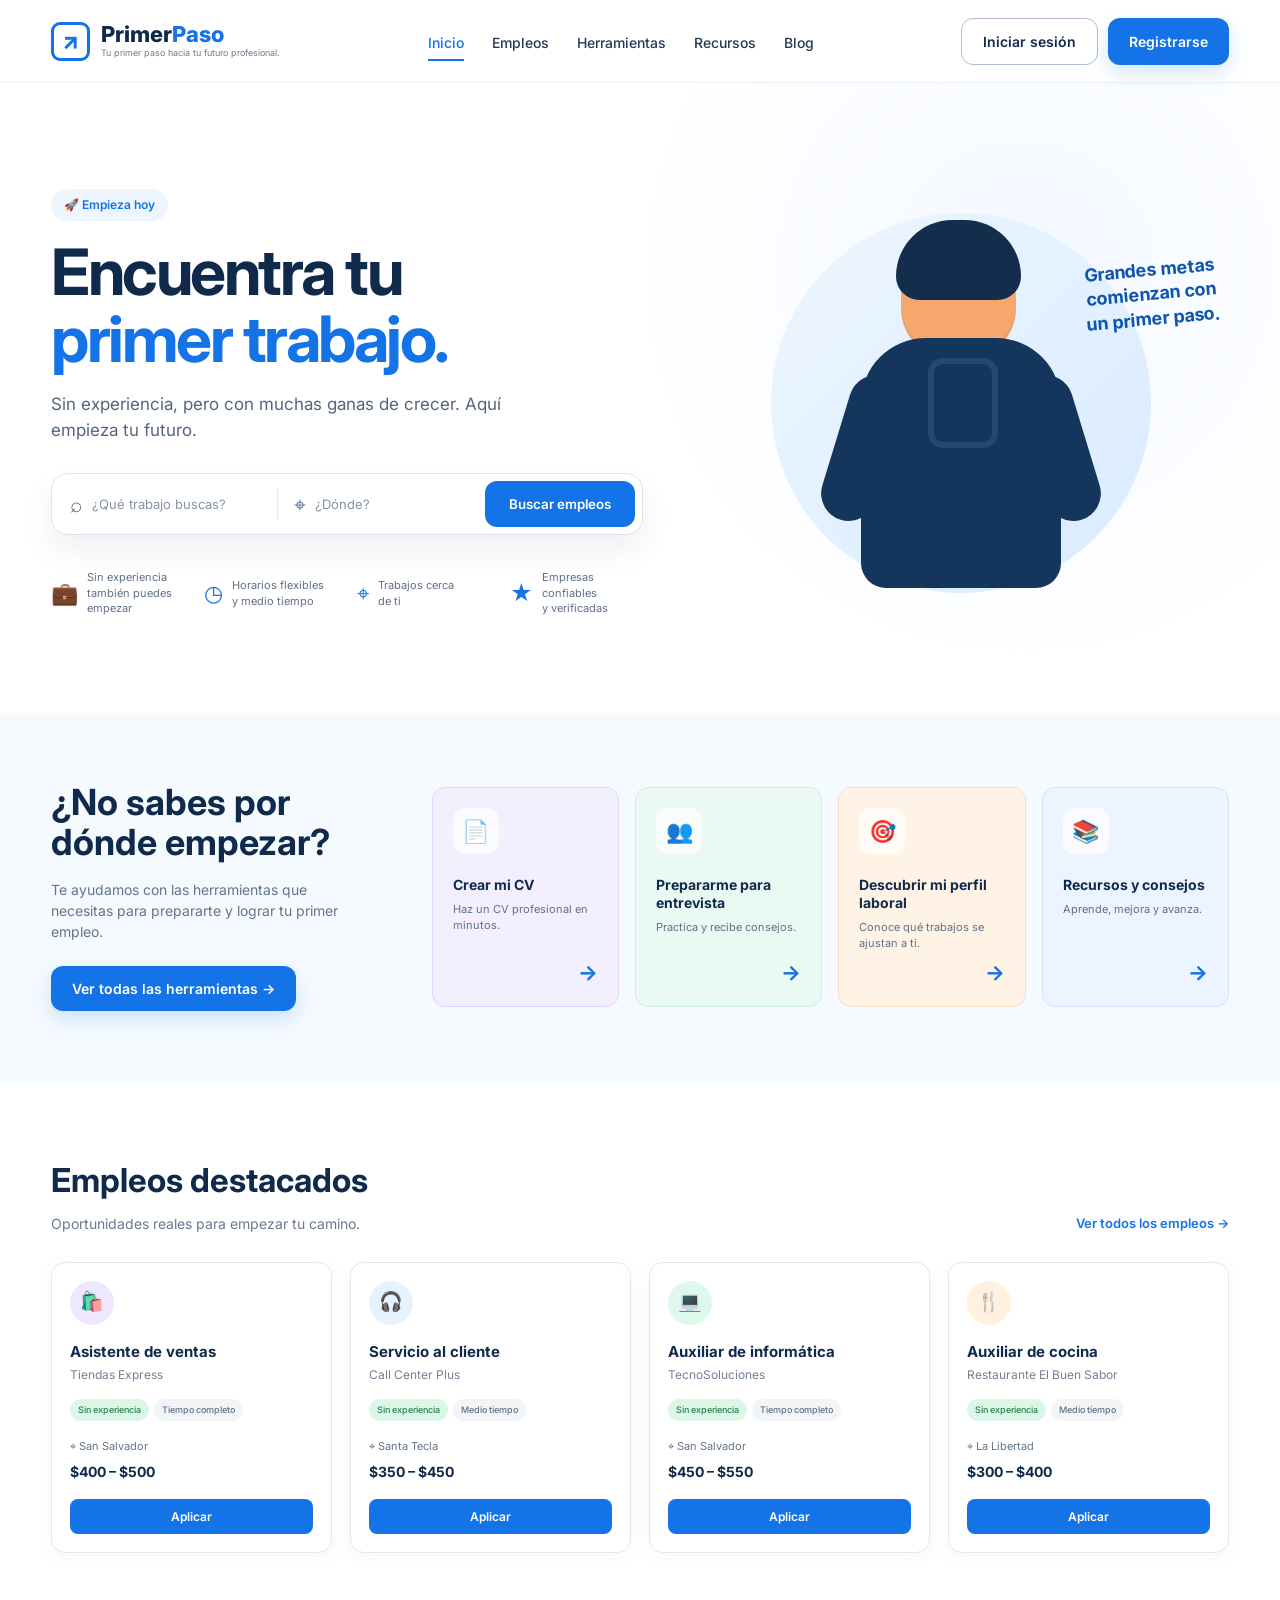
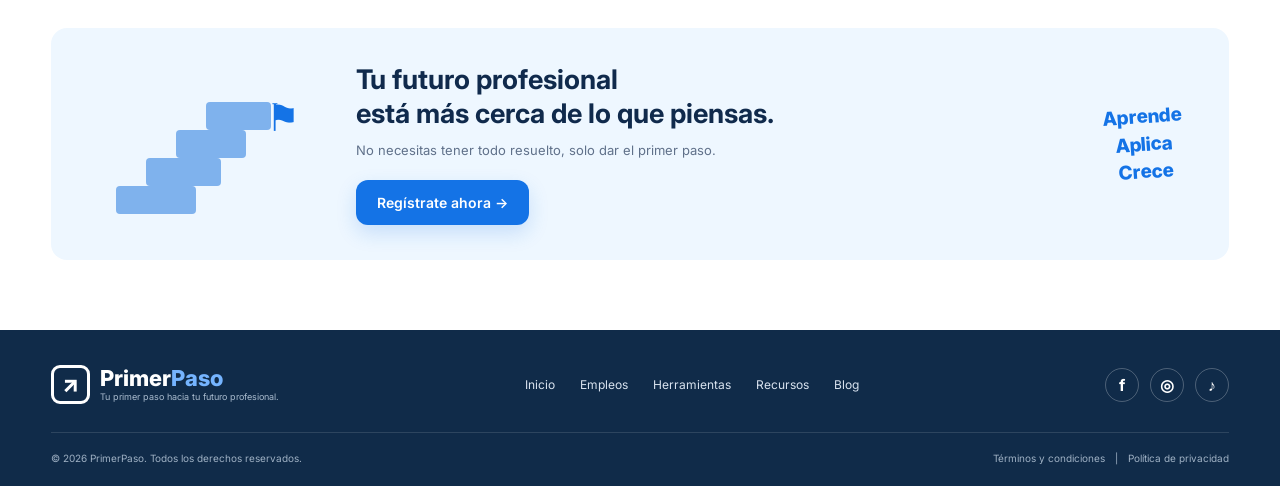
<file: index.html>
<!DOCTYPE html>
<html lang="es">
<head>
    <meta charset="UTF-8">
    <meta name="viewport" content="width=device-width, initial-scale=1.0">

    <title>PrimerPaso | Tu primer trabajo empieza aquí</title>

    <link rel="stylesheet" href="styles.css">

    <!-- Google Fonts -->
    <link rel="preconnect" href="https://fonts.googleapis.com">
    <link rel="preconnect" href="https://fonts.gstatic.com" crossorigin>
    <link href="https://fonts.googleapis.com/css2?family=Inter:wght@400;500;600;700;800&display=swap" rel="stylesheet">
</head>

<body>

    <!-- =========================
         NAVBAR
    ========================== -->
    <header class="navbar">
        <div class="container nav-content">

            <a href="index.html" class="logo">
                <div class="logo-icon">↗</div>

                <div class="logo-text">
                    <span>Primer<span>Paso</span></span>
                    <small>Tu primer paso hacia tu futuro profesional.</small>
                </div>
            </a>

            <nav class="nav-links">
    <a href="index.html" class="active">Inicio</a>
    <a href="empleos.html">Empleos</a>
    <a href="#herramientas">Herramientas</a>
    <a href="#recursos">Recursos</a>
    <a href="#" data-coming-soon="Blog">Blog</a>
</nav>

<div class="nav-buttons">
    <a
        href="auth.html?mode=login"
        class="btn btn-outline"
        data-auth-login
    >
        Iniciar sesión
    </a>

    <a
        href="auth.html?mode=register"
        class="btn btn-primary"
        data-auth-register
    >
        Registrarse
    </a>
</div>
    </header>


    <!-- =========================
         HERO
    ========================== -->
    <main>

        <section class="hero">
            <div class="container hero-content">

                <div class="hero-text">

                    <div class="hero-badge">
                        🚀 Empieza hoy
                    </div>

                    <h1>
                        Encuentra tu
                        <span>primer trabajo.</span>
                    </h1>

                    <p class="hero-description">
                        Sin experiencia, pero con muchas ganas de crecer.
                        Aquí empieza tu futuro.
                    </p>

                    <!-- SEARCH -->
                    <form class="search-box" id="homeSearchForm" action="empleos.html" method="get">

                        <div class="search-field">
                            <span class="search-icon">⌕</span>
                            <input
                                type="search" name="keyword" id="homeKeyword"
                                placeholder="¿Qué trabajo buscas?"
                            >
                        </div>

                        <div class="search-divider"></div>

                        <div class="search-field">
                            <span class="location-icon">⌖</span>
                            <input
                                type="search" name="location" id="homeLocation"
                                placeholder="¿Dónde?"
                            >
                        </div>

                        <button class="search-button" type="submit">
                            Buscar empleos
                        </button>

                    </form>

                    <!-- HERO FEATURES -->
                    <div class="hero-features">

                        <div class="hero-feature">
                            <span>💼</span>
                            <p>Sin experiencia<br>también puedes empezar</p>
                        </div>

                        <div class="hero-feature">
                            <span>◷</span>
                            <p>Horarios flexibles<br>y medio tiempo</p>
                        </div>

                        <div class="hero-feature">
                            <span>⌖</span>
                            <p>Trabajos cerca<br>de ti</p>
                        </div>

                        <div class="hero-feature">
                            <span>★</span>
                            <p>Empresas confiables<br>y verificadas</p>
                        </div>

                    </div>

                </div>


                <!-- HERO ILLUSTRATION -->
                <div class="hero-image">

                    <div class="hero-circle"></div>

                    <div class="person-card">

                        <div class="person-head"></div>

                        <div class="person-body">

                            <div class="person-arm left"></div>
                            <div class="person-arm right"></div>

                            <div class="backpack"></div>

                        </div>

                    </div>

                    <div class="floating-note">
                        Grandes metas
                        <br>
                        comienzan con
                        <br>
                        un primer paso.
                    </div>

                </div>

            </div>
        </section>


        <!-- =========================
             TOOLS
        ========================== -->
        <section class="tools-section" id="herramientas">

            <div class="container tools-content">

                <div class="tools-intro">

                    <h2>
                        ¿No sabes por
                        <br>
                        dónde empezar?
                    </h2>

                    <p>
                        Te ayudamos con las herramientas que necesitas
                        para prepararte y lograr tu primer empleo.
                    </p>

                    <a href="cv.html" class="btn btn-primary">
                        Ver todas las herramientas →
                    </a>

                </div>


                <div class="tools-grid">

                    <article class="tool-card purple" onclick="location.href='cv.html'" style="cursor:pointer">

                        <div class="tool-icon">📄</div>

                        <h3>Crear mi CV</h3>

                        <p>
                            Haz un CV profesional
                            en minutos.
                        </p>

                        <a href="cv.html" aria-label="Abrir herramienta">→</a>

                    </article>


                    <article class="tool-card green" onclick="location.href='entrevista.html'" style="cursor:pointer">

                        <div class="tool-icon">👥</div>

                        <h3>Prepararme para entrevista</h3>

                        <p>
                            Practica y recibe
                            consejos.
                        </p>

                        <a href="#">→</a>

                    </article>


                    <article class="tool-card orange" onclick="location.href='perfil.html'" style="cursor:pointer">

                        <div class="tool-icon">🎯</div>

                        <h3>Descubrir mi perfil laboral</h3>

                        <p>
                            Conoce qué trabajos
                            se ajustan a ti.
                        </p>

                        <a href="#">→</a>

                    </article>


                    <article class="tool-card blue" id="recursos" onclick="location.href='recursos.html'" style="cursor:pointer">

                        <div class="tool-icon">📚</div>

                        <h3>Recursos y consejos</h3>

                        <p>
                            Aprende, mejora
                            y avanza.
                        </p>

                        <a href="#">→</a>

                    </article>

                </div>

            </div>

        </section>


        <!-- =========================
             JOBS
        ========================== -->
        <section class="jobs-section" id="empleos">

            <div class="container">

                <div class="section-header">

                    <div>
                        <h2>Empleos destacados</h2>

                        <p>
                            Oportunidades reales para empezar tu camino.
                        </p>
                    </div>

                    <a href="empleos.html" class="view-all">
                        Ver todos los empleos →
                    </a>

                </div>


                <div class="jobs-grid">

                    <!-- JOB 1 -->
                    <article class="job-card">

                        <div class="job-icon purple-icon">
                            🛍️
                        </div>

                        <h3>Asistente de ventas</h3>

                        <p class="company">
                            Tiendas Express
                        </p>

                        <div class="tags">
                            <span class="tag green-tag">
                                Sin experiencia
                            </span>

                            <span class="tag">
                                Tiempo completo
                            </span>
                        </div>

                        <div class="job-info">
                            <span>⌖ San Salvador</span>
                        </div>

                        <strong class="salary">
                            $400 – $500
                        </strong>

                        <button class="apply-button">
                            Aplicar
                        </button>

                    </article>


                    <!-- JOB 2 -->
                    <article class="job-card">

                        <div class="job-icon blue-icon">
                            🎧
                        </div>

                        <h3>Servicio al cliente</h3>

                        <p class="company">
                            Call Center Plus
                        </p>

                        <div class="tags">
                            <span class="tag green-tag">
                                Sin experiencia
                            </span>

                            <span class="tag">
                                Medio tiempo
                            </span>
                        </div>

                        <div class="job-info">
                            <span>⌖ Santa Tecla</span>
                        </div>

                        <strong class="salary">
                            $350 – $450
                        </strong>

                        <button class="apply-button">
                            Aplicar
                        </button>

                    </article>


                    <!-- JOB 3 -->
                    <article class="job-card">

                        <div class="job-icon green-icon">
                            💻
                        </div>

                        <h3>Auxiliar de informática</h3>

                        <p class="company">
                            TecnoSoluciones
                        </p>

                        <div class="tags">
                            <span class="tag green-tag">
                                Sin experiencia
                            </span>

                            <span class="tag">
                                Tiempo completo
                            </span>
                        </div>

                        <div class="job-info">
                            <span>⌖ San Salvador</span>
                        </div>

                        <strong class="salary">
                            $450 – $550
                        </strong>

                        <button class="apply-button">
                            Aplicar
                        </button>

                    </article>


                    <!-- JOB 4 -->
                    <article class="job-card">

                        <div class="job-icon orange-icon">
                            🍴
                        </div>

                        <h3>Auxiliar de cocina</h3>

                        <p class="company">
                            Restaurante El Buen Sabor
                        </p>

                        <div class="tags">
                            <span class="tag green-tag">
                                Sin experiencia
                            </span>

                            <span class="tag">
                                Medio tiempo
                            </span>
                        </div>

                        <div class="job-info">
                            <span>⌖ La Libertad</span>
                        </div>

                        <strong class="salary">
                            $300 – $400
                        </strong>

                        <button class="apply-button">
                            Aplicar
                        </button>

                    </article>

                </div>

            </div>

        </section>


        <!-- =========================
             CTA
        ========================== -->
        <section class="cta-section">

            <div class="container">

                <div class="cta-card">

                    <div class="stairs">
                        <div class="step step-1"></div>
                        <div class="step step-2"></div>
                        <div class="step step-3"></div>
                        <div class="step step-4"></div>

                        <div class="flag">⚑</div>
                    </div>

                    <div class="cta-text">

                        <h2>
                            Tu futuro profesional
                            <br>
                            está más cerca de lo que piensas.
                        </h2>

                        <p>
                            No necesitas tener todo resuelto,
                            solo dar el primer paso.
                        </p>

                        <a href="auth.html?mode=register" class="btn btn-primary">
                            Regístrate ahora →
                        </a>

                    </div>

                    <div class="cta-message">
                        Aprende
                        <br>
                        Aplica
                        <br>
                        Crece
                    </div>

                </div>

            </div>

        </section>

    </main>


    <!-- =========================
         FOOTER
    ========================== -->
    <footer class="footer">

        <div class="container">

            <div class="footer-top">

                <div class="footer-brand">

                    <div class="logo-icon">↗</div>

                    <div class="logo-text">
                        <span>Primer<span>Paso</span></span>

                        <small>
                            Tu primer paso hacia tu futuro profesional.
                        </small>
                    </div>

                </div>


                <div class="footer-links">

                    <a href="#">Inicio</a>
                    <a href="#">Empleos</a>
                    <a href="#">Herramientas</a>
                    <a href="#">Recursos</a>
                    <a href="#">Blog</a>

                </div>


                <div class="social-links">
                    <a href="#">f</a>
                    <a href="#">◎</a>
                    <a href="#">♪</a>
                </div>

            </div>


            <div class="footer-bottom">

                <p>
                    © 2026 PrimerPaso. Todos los derechos reservados.
                </p>

                <div>
                    <a href="#">Términos y condiciones</a>
                    <span>|</span>
                    <a href="#">Política de privacidad</a>
                </div>

            </div>

        </div>

    </footer>


<script src="app.js"></script></body>
</html>
</file>
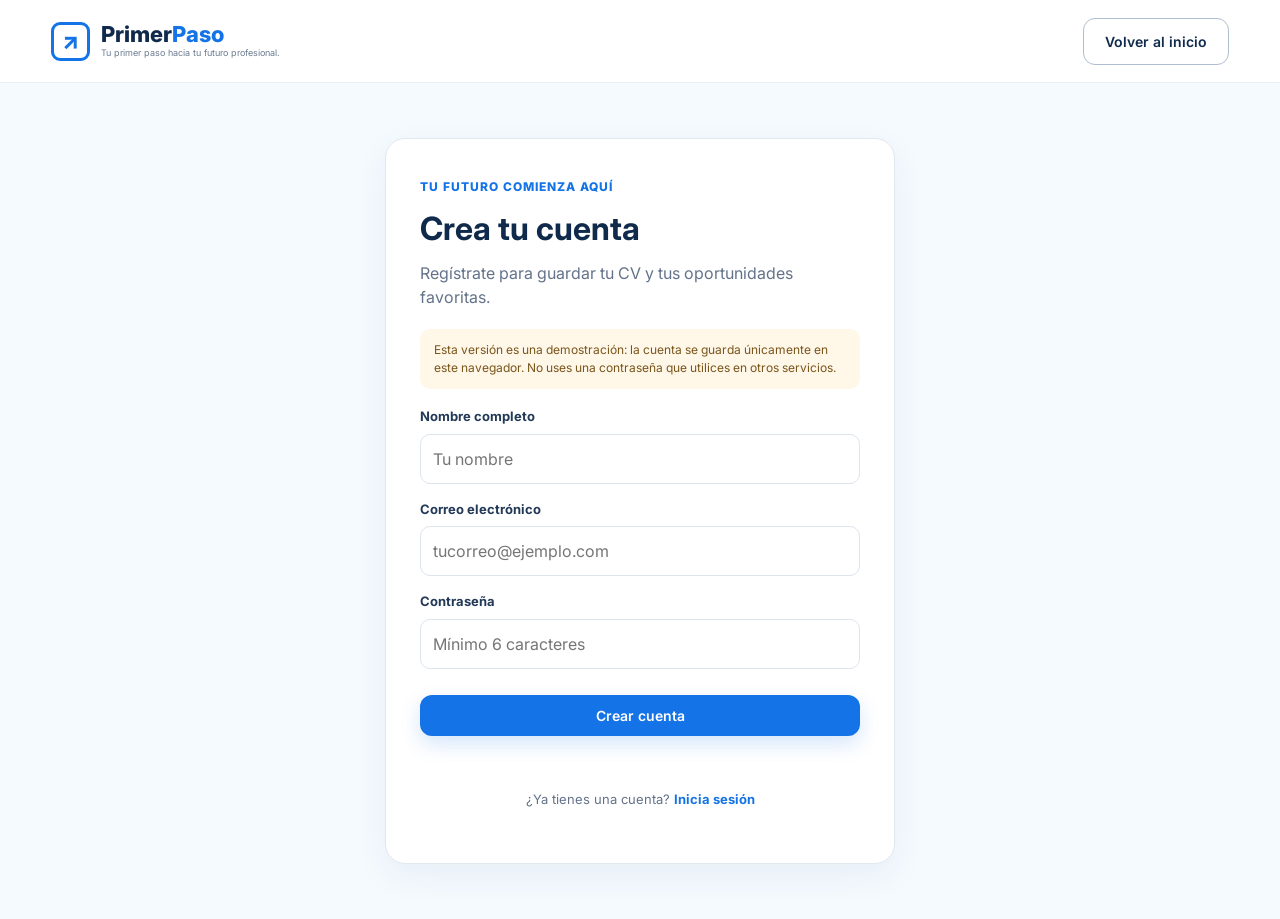
<file: auth.html>
<!DOCTYPE html>
<html lang="es"><head><meta charset="UTF-8"><meta name="viewport" content="width=device-width, initial-scale=1">
<title>Cuenta | PrimerPaso</title><link rel="stylesheet" href="styles.css"><link rel="stylesheet" href="app.css">
<link rel="preconnect" href="https://fonts.googleapis.com"><link href="https://fonts.googleapis.com/css2?family=Inter:wght@400;500;600;700;800&display=swap" rel="stylesheet"></head>
<body><header class="navbar"><div class="container nav-content"><a class="logo" href="index.html"><div class="logo-icon">↗</div><div class="logo-text"><span>Primer<span>Paso</span></span><small>Tu primer paso hacia tu futuro profesional.</small></div></a><a class="btn btn-outline" href="index.html">Volver al inicio</a></div></header>
<main class="app-shell"><section class="app-panel auth-panel"><span class="eyebrow">TU FUTURO COMIENZA AQUÍ</span><h1 id="authTitle">Crea tu cuenta</h1><p id="authIntro">Regístrate para guardar tu CV y tus oportunidades favoritas.</p>
<div class="notice">Esta versión es una demostración: la cuenta se guarda únicamente en este navegador. No uses una contraseña que utilices en otros servicios.</div>
<form id="authForm"><div class="field" id="nameField"><label for="fullName">Nombre completo</label><input id="fullName" autocomplete="name" placeholder="Tu nombre" required></div>
<div class="field"><label for="email">Correo electrónico</label><input id="email" type="email" autocomplete="email" placeholder="tucorreo@ejemplo.com" required></div>
<div class="field"><label for="password">Contraseña</label><input id="password" type="password" minlength="6" autocomplete="new-password" placeholder="Mínimo 6 caracteres" required></div>
<button class="btn btn-primary full" id="authSubmit" type="submit">Crear cuenta</button><p class="form-message" id="authMessage" role="status"></p></form>
<p class="switch-auth"><span id="switchText">¿Ya tienes una cuenta?</span> <button type="button" class="text-button" id="switchMode">Inicia sesión</button></p></section></main>
<script src="app.js"></script><script src="auth.js"></script></body></html>
</file>
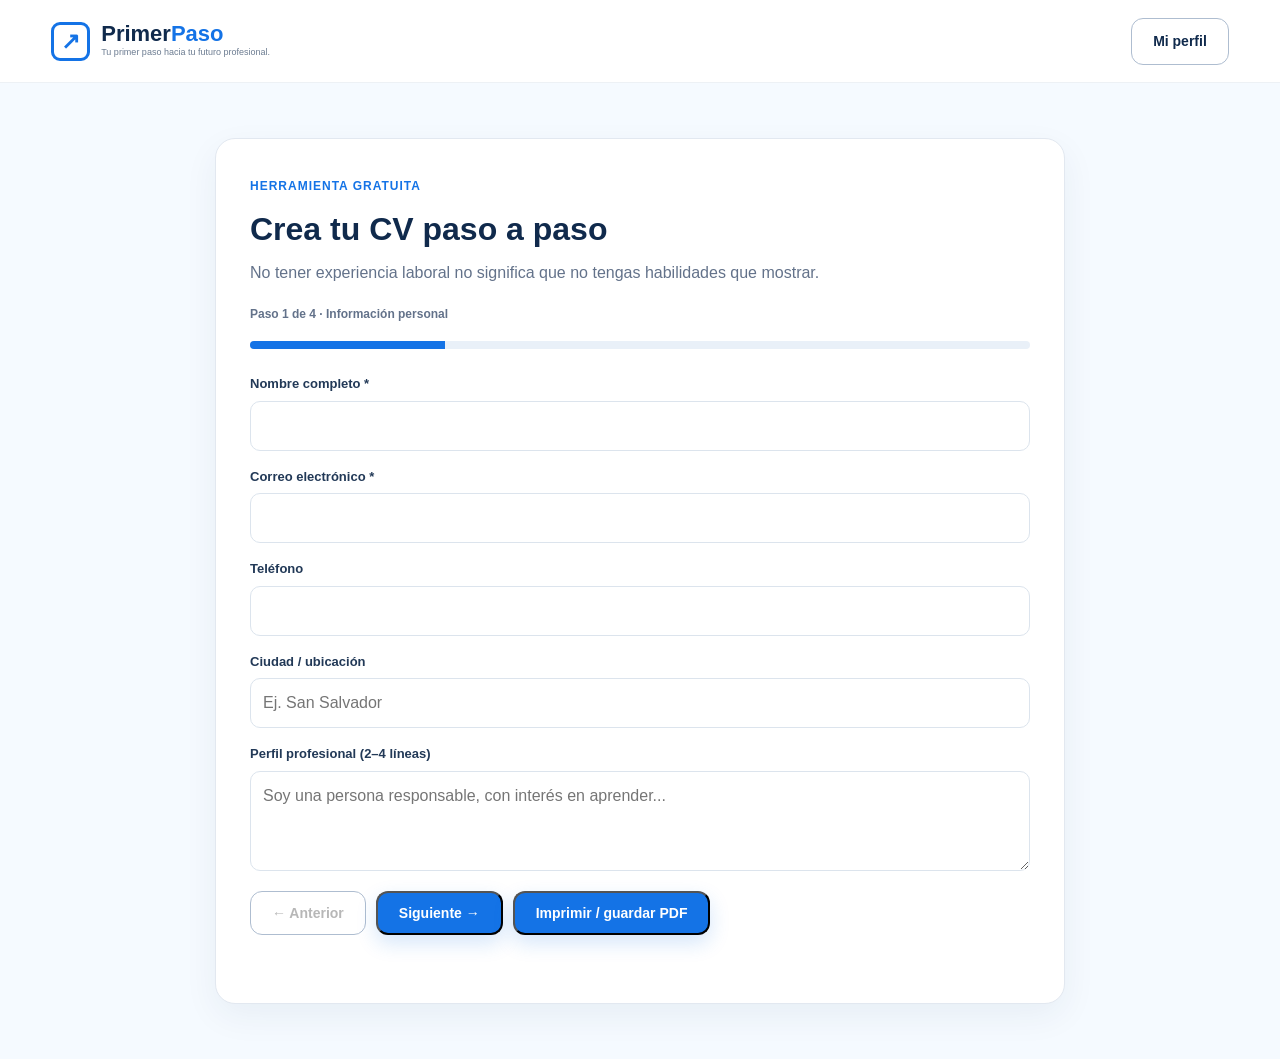
<file: cv.html>
<!DOCTYPE html><html lang="es"><head><meta charset="UTF-8"><meta name="viewport" content="width=device-width, initial-scale=1"><title>Creador de CV | PrimerPaso</title><link rel="stylesheet" href="styles.css"><link rel="stylesheet" href="app.css"></head><body>
<header class="navbar"><div class="container nav-content"><a class="logo" href="index.html"><div class="logo-icon">↗</div><div class="logo-text"><span>Primer<span>Paso</span></span><small>Tu primer paso hacia tu futuro profesional.</small></div></a><a class="btn btn-outline" href="perfil.html">Mi perfil</a></div></header>
<main class="app-shell"><section class="app-panel"><span class="eyebrow">HERRAMIENTA GRATUITA</span><h1>Crea tu CV paso a paso</h1><p>No tener experiencia laboral no significa que no tengas habilidades que mostrar.</p><div class="step-indicator" id="stepLabel">Paso 1 de 4 · Información personal</div><div class="progress"><span id="progressBar" style="width:25%"></span></div>
<form id="cvForm" novalidate>
<section class="cv-step"><div class="field"><label>Nombre completo *</label><input name="name" required></div><div class="field"><label>Correo electrónico *</label><input name="email" type="email" required></div><div class="field"><label>Teléfono</label><input name="phone" type="tel"></div><div class="field"><label>Ciudad / ubicación</label><input name="location" placeholder="Ej. San Salvador"></div><div class="field"><label>Perfil profesional (2–4 líneas)</label><textarea name="summary" placeholder="Soy una persona responsable, con interés en aprender..."></textarea></div></section>
<section class="cv-step" hidden><div class="field"><label>Centro educativo *</label><input name="school" required placeholder="Nombre de institución"></div><div class="field"><label>Estudios / título *</label><input name="education" required placeholder="Bachillerato, técnico, universidad..."></div><div class="field"><label>Año de finalización</label><input name="year" placeholder="2026"></div><div class="field"><label>Cursos y certificaciones</label><textarea name="courses" placeholder="Cursos, talleres o certificaciones (uno por línea)"></textarea></div></section>
<section class="cv-step" hidden><div class="field"><label>Habilidades *</label><textarea name="skills" required placeholder="Ej. Comunicación, trabajo en equipo, Word, Excel..."></textarea></div><div class="field"><label>Proyectos, voluntariado o prácticas</label><textarea name="projects" placeholder="Describe proyectos escolares, personales o voluntariado."></textarea></div><div class="field"><label>Idiomas</label><input name="languages" placeholder="Ej. Español nativo, inglés básico"></div></section>
<section class="cv-step" hidden><h2>Revisa tu información</h2><p>Al finalizar podrás imprimir o guardar como PDF desde tu navegador.</p><div id="cvPreview" class="cv-preview"></div></section>
<div class="cv-actions"><button class="btn btn-outline" id="prevStep" type="button" disabled>← Anterior</button><button class="btn btn-primary" id="nextStep" type="button">Siguiente →</button><button class="btn btn-primary" id="downloadCv" type="button" hidden>Imprimir / guardar PDF</button></div><p class="form-message" id="cvMessage" role="status"></p></form></section></main>
<script src="app.js"></script><script src="cv.js"></script></body></html>
</file>
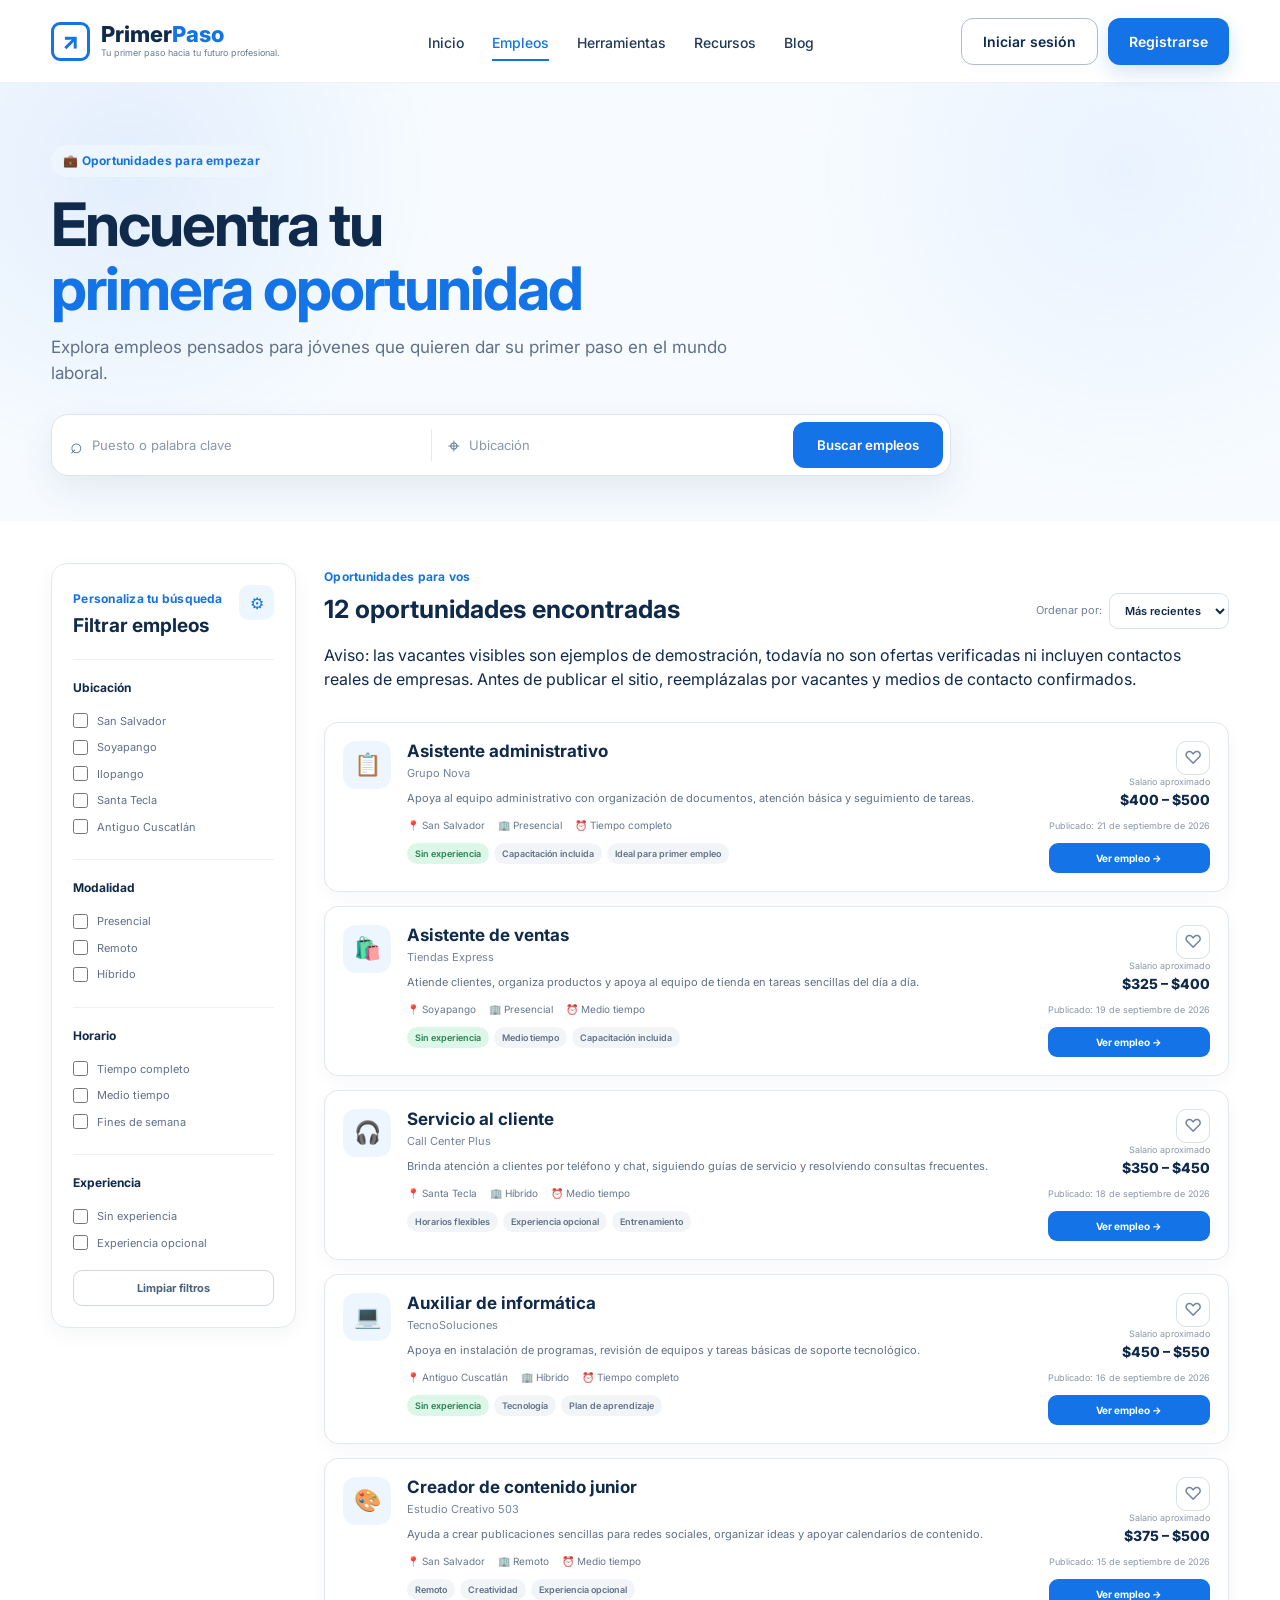
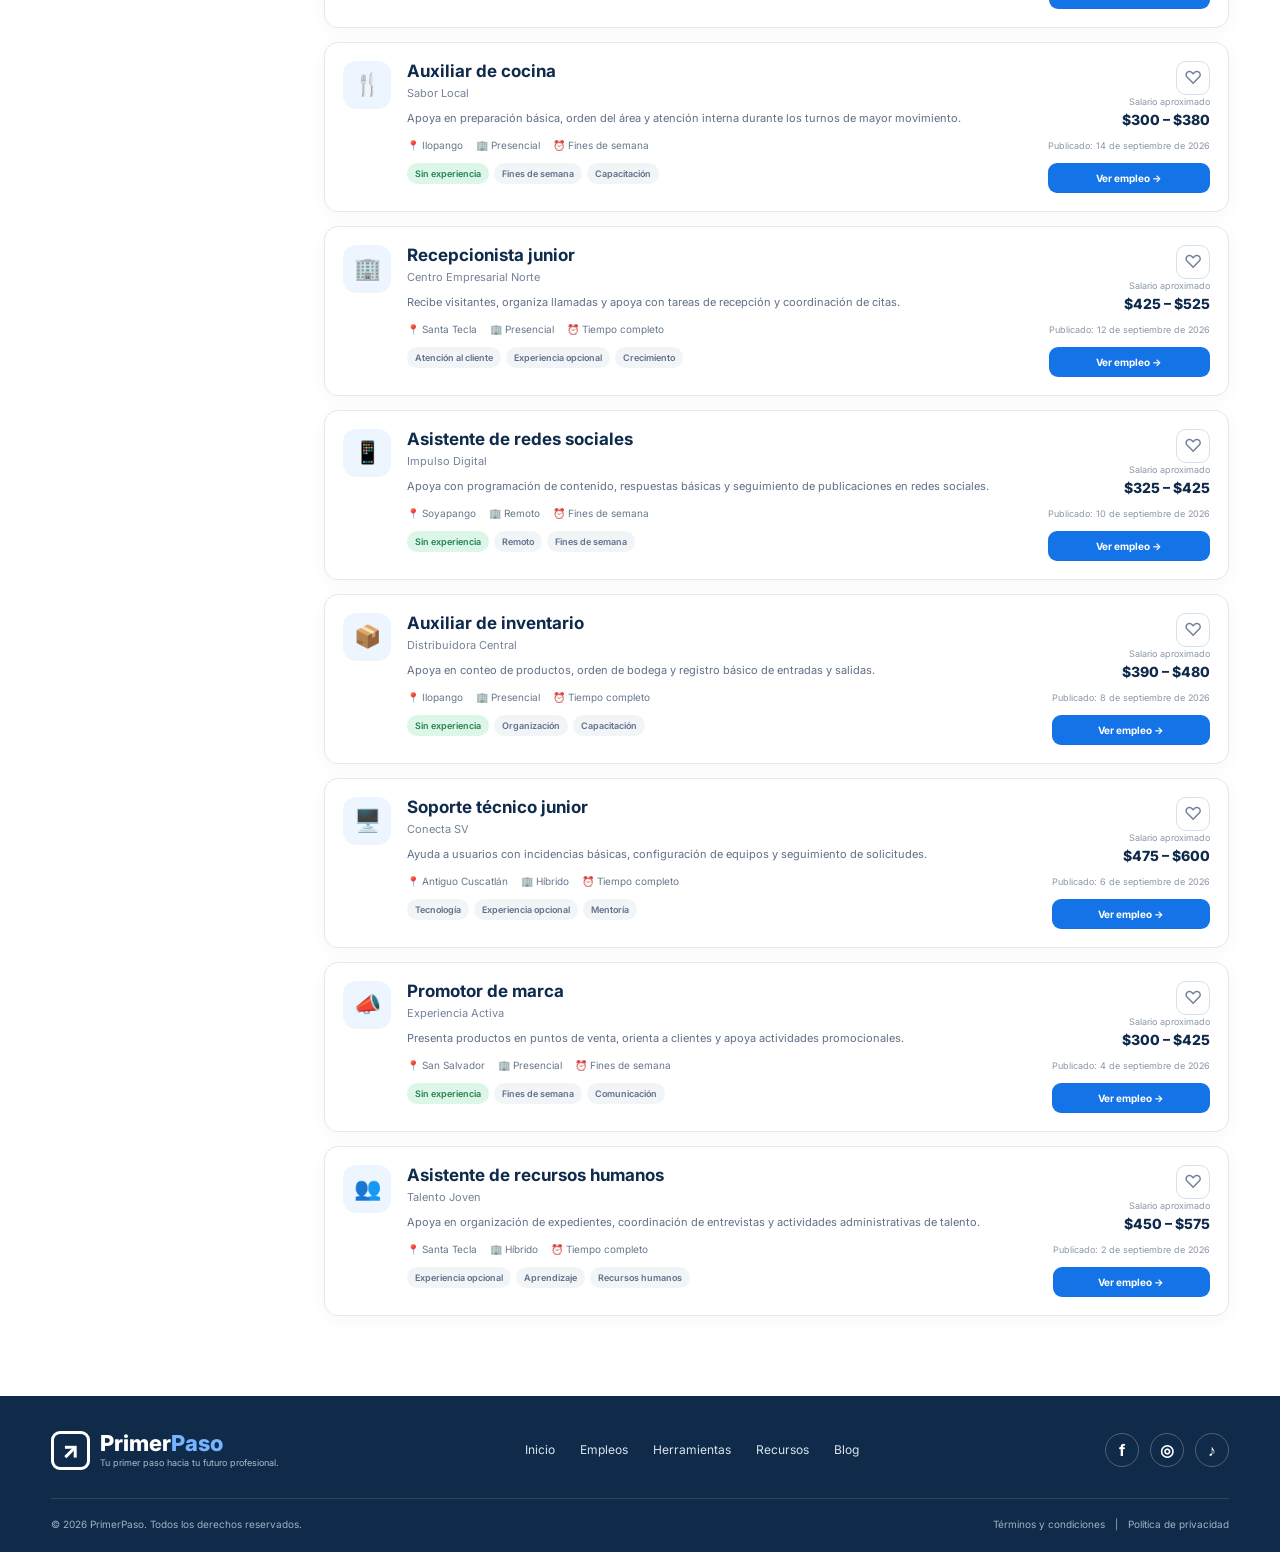
<file: empleos.html>
<!-- empleos.html -->
<!DOCTYPE html>
<html lang="es">
<head>
    <meta charset="UTF-8">
    <meta name="viewport" content="width=device-width, initial-scale=1.0">

    <title>Explorar empleos | PrimerPaso</title>

    <link rel="stylesheet" href="styles.css">
    <link rel="stylesheet" href="empleos.css">

    <link rel="preconnect" href="https://fonts.googleapis.com">
    <link rel="preconnect" href="https://fonts.gstatic.com" crossorigin>
    <link href="https://fonts.googleapis.com/css2?family=Inter:wght@400;500;600;700;800&display=swap" rel="stylesheet">
</head>

<body>

    <header class="navbar">
        <div class="container nav-content">

            <a href="index.html" class="logo" aria-label="PrimerPaso, ir al inicio">
                <div class="logo-icon">↗</div>

                <div class="logo-text">
                    <span>Primer<span>Paso</span></span>
                    <small>Tu primer paso hacia tu futuro profesional.</small>
                </div>
            </a>

           <nav class="nav-links">
    <a href="index.html">Inicio</a>
    <a href="empleos.html" class="active" aria-current="page">
        Empleos
    </a>
    <a href="index.html#herramientas">Herramientas</a>
    <a href="index.html#recursos">Recursos</a>
    <a href="#" data-coming-soon="Blog">Blog</a>
</nav>

<div class="nav-buttons">
    <a
        href="auth.html?mode=login"
        class="btn btn-outline"
        data-auth-login
    >
        Iniciar sesión
    </a>

    <a
        href="auth.html?mode=register"
        class="btn btn-primary"
        data-auth-register
    >
        Registrarse
    </a>
</div>
        </div>
    </header>

    <main>

        <section class="jobs-hero">
            <div class="container jobs-hero-content">
                <div class="jobs-hero-copy">
                    <span class="jobs-eyebrow">💼 Oportunidades para empezar</span>

                    <h1>Encuentra tu <span>primera oportunidad</span></h1>

                    <p>
                        Explora empleos pensados para jóvenes que quieren dar su primer paso en el mundo laboral.
                    </p>
                </div>

                <form class="jobs-search" id="jobsSearchForm">
                    <div class="jobs-search-field">
                        <span aria-hidden="true">⌕</span>
                        <label class="sr-only" for="keywordInput">Puesto o palabra clave</label>
                        <input
                            id="keywordInput"
                            name="keyword"
                            type="search"
                            placeholder="Puesto o palabra clave"
                            autocomplete="off"
                        >
                    </div>

                    <div class="jobs-search-divider"></div>

                    <div class="jobs-search-field">
                        <span aria-hidden="true">⌖</span>
                        <label class="sr-only" for="locationInput">Ubicación</label>
                        <input
                            id="locationInput"
                            name="location"
                            type="search"
                            placeholder="Ubicación"
                            autocomplete="off"
                        >
                    </div>

                    <button class="search-button jobs-search-button" type="submit">
                        Buscar empleos
                    </button>
                </form>
            </div>
        </section>

        <section class="jobs-explorer" aria-label="Explorador de empleos">
            <div class="container explorer-layout">

                <aside class="filters-card">
                    <div class="filters-heading">
                        <div>
                            <span class="filters-kicker">Personaliza tu búsqueda</span>
                            <h2>Filtrar empleos</h2>
                        </div>
                        <span class="filters-icon">⚙</span>
                    </div>

                    <div class="filter-group">
                        <h3>Ubicación</h3>

                        <label class="checkbox-option">
                            <input type="checkbox" name="location" value="San Salvador">
                            <span>San Salvador</span>
                        </label>

                        <label class="checkbox-option">
                            <input type="checkbox" name="location" value="Soyapango">
                            <span>Soyapango</span>
                        </label>

                        <label class="checkbox-option">
                            <input type="checkbox" name="location" value="Ilopango">
                            <span>Ilopango</span>
                        </label>

                        <label class="checkbox-option">
                            <input type="checkbox" name="location" value="Santa Tecla">
                            <span>Santa Tecla</span>
                        </label>

                        <label class="checkbox-option">
                            <input type="checkbox" name="location" value="Antiguo Cuscatlán">
                            <span>Antiguo Cuscatlán</span>
                        </label>
                    </div>

                    <div class="filter-group">
                        <h3>Modalidad</h3>

                        <label class="checkbox-option">
                            <input type="checkbox" name="modality" value="Presencial">
                            <span>Presencial</span>
                        </label>

                        <label class="checkbox-option">
                            <input type="checkbox" name="modality" value="Remoto">
                            <span>Remoto</span>
                        </label>

                        <label class="checkbox-option">
                            <input type="checkbox" name="modality" value="Híbrido">
                            <span>Híbrido</span>
                        </label>
                    </div>

                    <div class="filter-group">
                        <h3>Horario</h3>

                        <label class="checkbox-option">
                            <input type="checkbox" name="schedule" value="Tiempo completo">
                            <span>Tiempo completo</span>
                        </label>

                        <label class="checkbox-option">
                            <input type="checkbox" name="schedule" value="Medio tiempo">
                            <span>Medio tiempo</span>
                        </label>

                        <label class="checkbox-option">
                            <input type="checkbox" name="schedule" value="Fines de semana">
                            <span>Fines de semana</span>
                        </label>
                    </div>

                    <div class="filter-group">
                        <h3>Experiencia</h3>

                        <label class="checkbox-option">
                            <input type="checkbox" name="experience" value="Sin experiencia">
                            <span>Sin experiencia</span>
                        </label>

                        <label class="checkbox-option">
                            <input type="checkbox" name="experience" value="Experiencia opcional">
                            <span>Experiencia opcional</span>
                        </label>
                    </div>

                    <button class="clear-filters" id="clearFilters" type="button">
                        Limpiar filtros
                    </button>
                </aside>

                <section class="results-area" aria-live="polite">
                    <div class="results-toolbar">
                        <div>
                            <span class="results-kicker">Oportunidades para vos</span>
                            <h2 id="resultsCount">12 oportunidades encontradas</h2>
                        </div>

                        <label class="sort-control" for="sortSelect">
                            <span>Ordenar por:</span>

                            <select id="sortSelect">
                                <option value="recent">Más recientes</option>
                                <option value="oldest">Más antiguas</option>
                                <option value="salary-high">Mayor salario</option>
                                <option value="salary-low">Menor salario</option>
                                <option value="title">Puesto: A-Z</option>
                            </select>
                        </label>
                    </div>

                    <div class="notice" style="margin:14px 0">Aviso: las vacantes visibles son ejemplos de demostración, todavía no son ofertas verificadas ni incluyen contactos reales de empresas. Antes de publicar el sitio, reemplázalas por vacantes y medios de contacto confirmados.</div>
                    <div class="active-filters" id="activeFilters"></div>

                    <div class="jobs-list" id="jobsList"></div>

                    <div class="empty-state" id="emptyState" hidden>
                        <div class="empty-state-icon">⌕</div>

                        <h3>No encontramos empleos con esos criterios</h3>

                        <p>
                            Prueba con otra palabra clave o elimina alguno de los filtros.
                        </p>

                        <button
                            class="btn btn-primary"
                            id="emptyClearFilters"
                            type="button"
                        >
                            Ver todos los empleos
                        </button>
                    </div>
                </section>

            </div>
        </section>

    </main>

    <div class="job-modal" id="jobModal" hidden>
        <div class="job-modal-backdrop" data-close-modal></div>

        <article
            class="job-modal-dialog"
            role="dialog"
            aria-modal="true"
            aria-labelledby="modalJobTitle"
        >
            <button
                class="modal-close"
                type="button"
                aria-label="Cerrar"
                data-close-modal
            >
                ×
            </button>

            <div class="modal-job-icon" id="modalJobIcon">💼</div>

            <span class="modal-company" id="modalCompany">Empresa</span>

            <h2 id="modalJobTitle">Puesto</h2>

            <p class="modal-description" id="modalDescription"></p>

            <div class="modal-details" id="modalDetails"></div>

            <div class="modal-tags" id="modalTags"></div>

            <div class="modal-salary" id="modalSalary"></div>

            <div class="modal-actions">
                <button
                    class="btn btn-outline modal-save"
                    id="modalSaveButton"
                    type="button"
                >
                    ♡ Guardar oferta
                </button>

                <button
                    class="btn btn-primary"
                    id="modalApplyButton"
                    type="button"
                >
                    Aplicar →
                </button>
            </div>
        </article>
    </div>

    <footer class="footer">
        <div class="container">

            <div class="footer-top">

                <a href="index.html" class="footer-brand">
                    <div class="logo-icon">↗</div>

                    <div class="logo-text">
                        <span>Primer<span>Paso</span></span>
                        <small>Tu primer paso hacia tu futuro profesional.</small>
                    </div>
                </a>

                <div class="footer-links">
                    <a href="index.html">Inicio</a>
                    <a href="empleos.html">Empleos</a>
                    <a href="index.html#herramientas">Herramientas</a>
                    <a href="index.html#recursos">Recursos</a>
                    <a href="index.html#blog">Blog</a>
                </div>

                <div class="social-links" aria-label="Redes sociales">
                    <a href="#" aria-label="Facebook">f</a>
                    <a href="#" aria-label="Instagram">◎</a>
                    <a href="#" aria-label="TikTok">♪</a>
                </div>

            </div>

            <div class="footer-bottom">
                <p>© 2026 PrimerPaso. Todos los derechos reservados.</p>

                <div>
                    <a href="#">Términos y condiciones</a>
                    <span>|</span>
                    <a href="#">Política de privacidad</a>
                </div>
            </div>

        </div>
    </footer>

    <script src="app.js"></script><script src="empleos.js"></script>
<script src="app.js"></script></body>
</html>
</file>
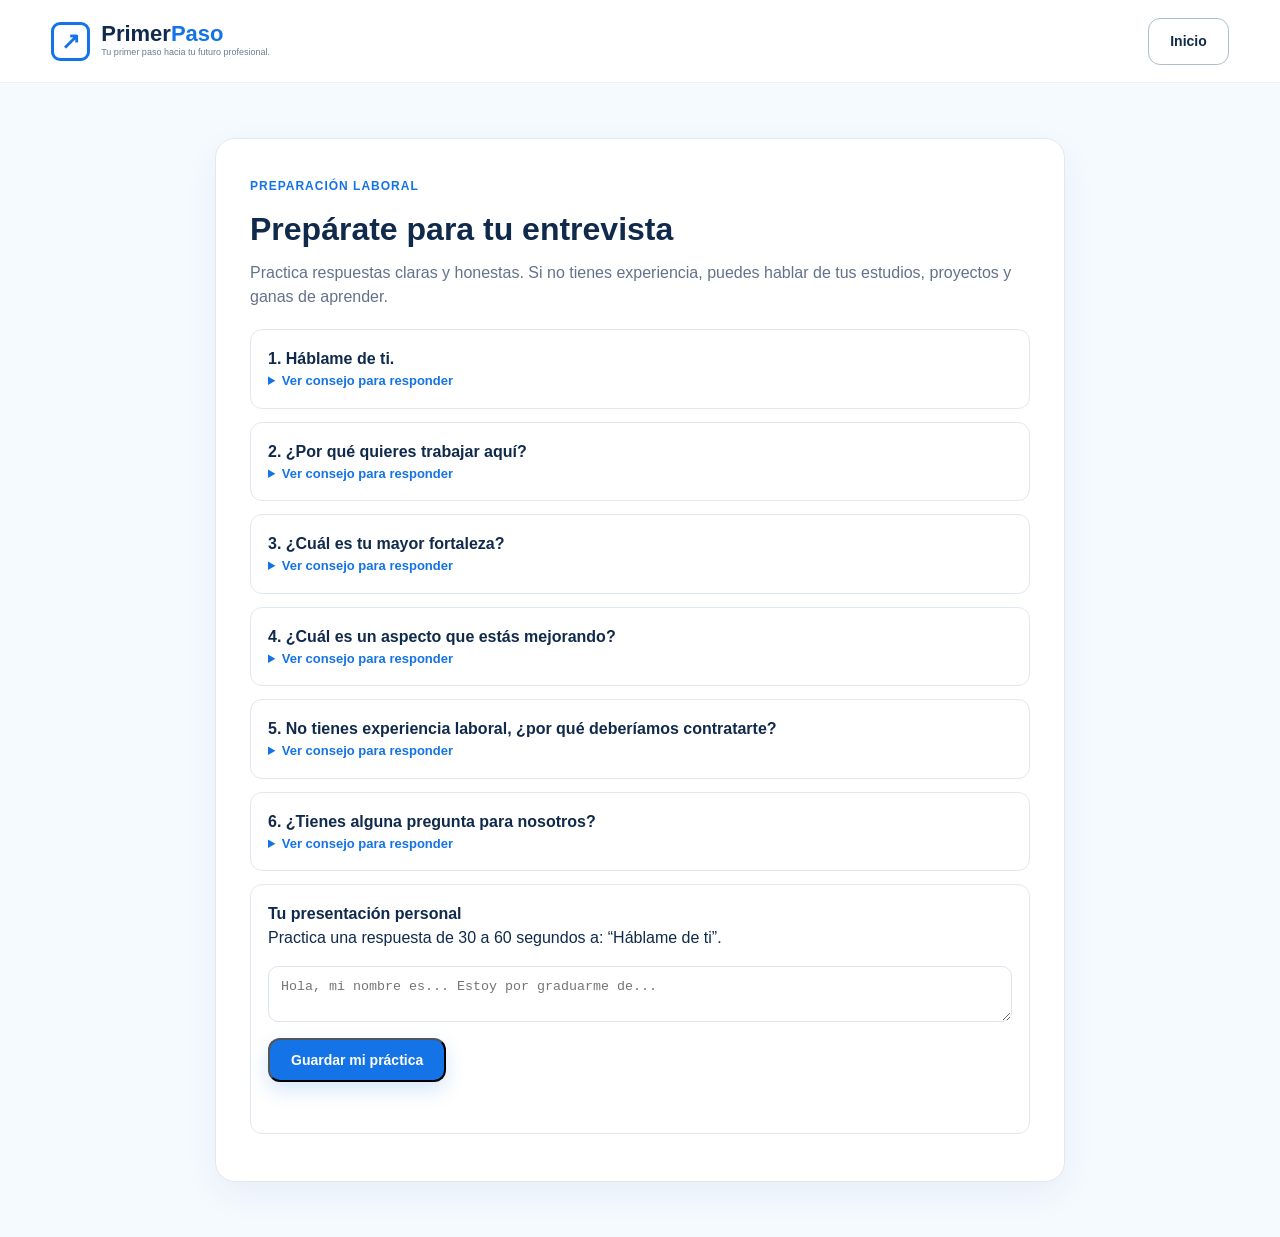
<file: entrevista.html>
<!DOCTYPE html><html lang="es"><head><meta charset="UTF-8"><meta name="viewport" content="width=device-width, initial-scale=1"><title>Prepárate para tu entrevista | PrimerPaso</title><link rel="stylesheet" href="styles.css"><link rel="stylesheet" href="app.css"></head><body><header class="navbar"><div class="container nav-content"><a class="logo" href="index.html"><div class="logo-icon">↗</div><div class="logo-text"><span>Primer<span>Paso</span></span><small>Tu primer paso hacia tu futuro profesional.</small></div></a><a class="btn btn-outline" href="index.html">Inicio</a></div></header>
<main class="app-shell"><section class="app-panel"><span class="eyebrow">PREPARACIÓN LABORAL</span><h1>Prepárate para tu entrevista</h1><p>Practica respuestas claras y honestas. Si no tienes experiencia, puedes hablar de tus estudios, proyectos y ganas de aprender.</p><div id="questions"></div><div class="question-card"><h3>Tu presentación personal</h3><p>Practica una respuesta de 30 a 60 segundos a: “Háblame de ti”.</p><textarea id="pitch" class="field" style="width:100%;padding:12px;border:1px solid #dce4ed;border-radius:10px" placeholder="Hola, mi nombre es... Estoy por graduarme de..."></textarea><button class="btn btn-primary" id="savePitch">Guardar mi práctica</button><p id="savedMsg" class="form-message"></p></div></section></main>
<script src="app.js"></script><script src="entrevista.js"></script></body></html>
</file>
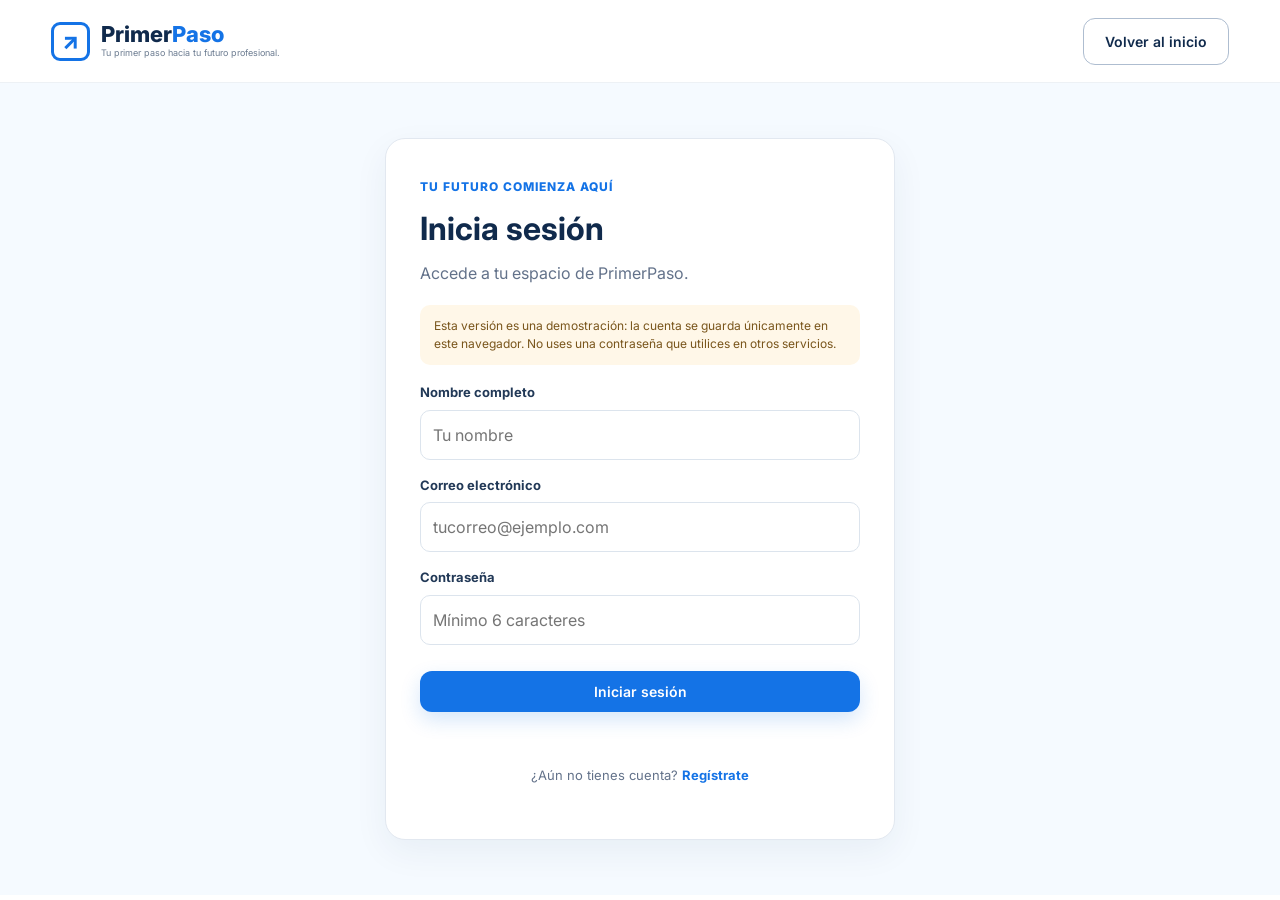
<file: perfil.html>
<!DOCTYPE html><html lang="es"><head><meta charset="UTF-8"><meta name="viewport" content="width=device-width, initial-scale=1"><title>Mi perfil | PrimerPaso</title><link rel="stylesheet" href="styles.css"><link rel="stylesheet" href="app.css"></head><body>
<header class="navbar"><div class="container nav-content"><a class="logo" href="index.html"><div class="logo-icon">↗</div><div class="logo-text"><span>Primer<span>Paso</span></span><small>Tu primer paso hacia tu futuro profesional.</small></div></a><button class="btn btn-outline" id="logout">Cerrar sesión</button></div></header>
<main class="app-shell"><section class="app-panel"><span class="eyebrow">TU ESPACIO PERSONAL</span><h1 id="welcome">¡Bienvenido!</h1><p>Desde aquí puedes continuar tu preparación para conseguir tu primer empleo.</p><div class="app-nav"><a href="cv.html">Crear / editar mi CV</a><a href="empleos.html">Explorar empleos</a><a href="entrevista.html">Practicar entrevistas</a><a href="recursos.html">Consejos</a></div><div class="question-card"><h3>Mi CV</h3><p id="cvStatus">Todavía no has creado tu CV.</p><a class="btn btn-primary" href="cv.html">Ir al creador de CV →</a></div><div class="question-card"><h3>Mis empleos guardados</h3><p>Las ofertas guardadas estarán disponibles en este navegador durante esta demostración.</p></div></section></main>
<script src="app.js"></script><script>const u=PP.requireUser();if(u)document.getElementById('welcome').textContent='¡Hola, '+u.name+'!';document.getElementById('logout').onclick=()=>PP.logout();if(localStorage.getItem('pp_cv'))document.getElementById('cvStatus').textContent='Ya tienes información guardada. Puedes revisarla o actualizarla.';</script></body></html>
</file>
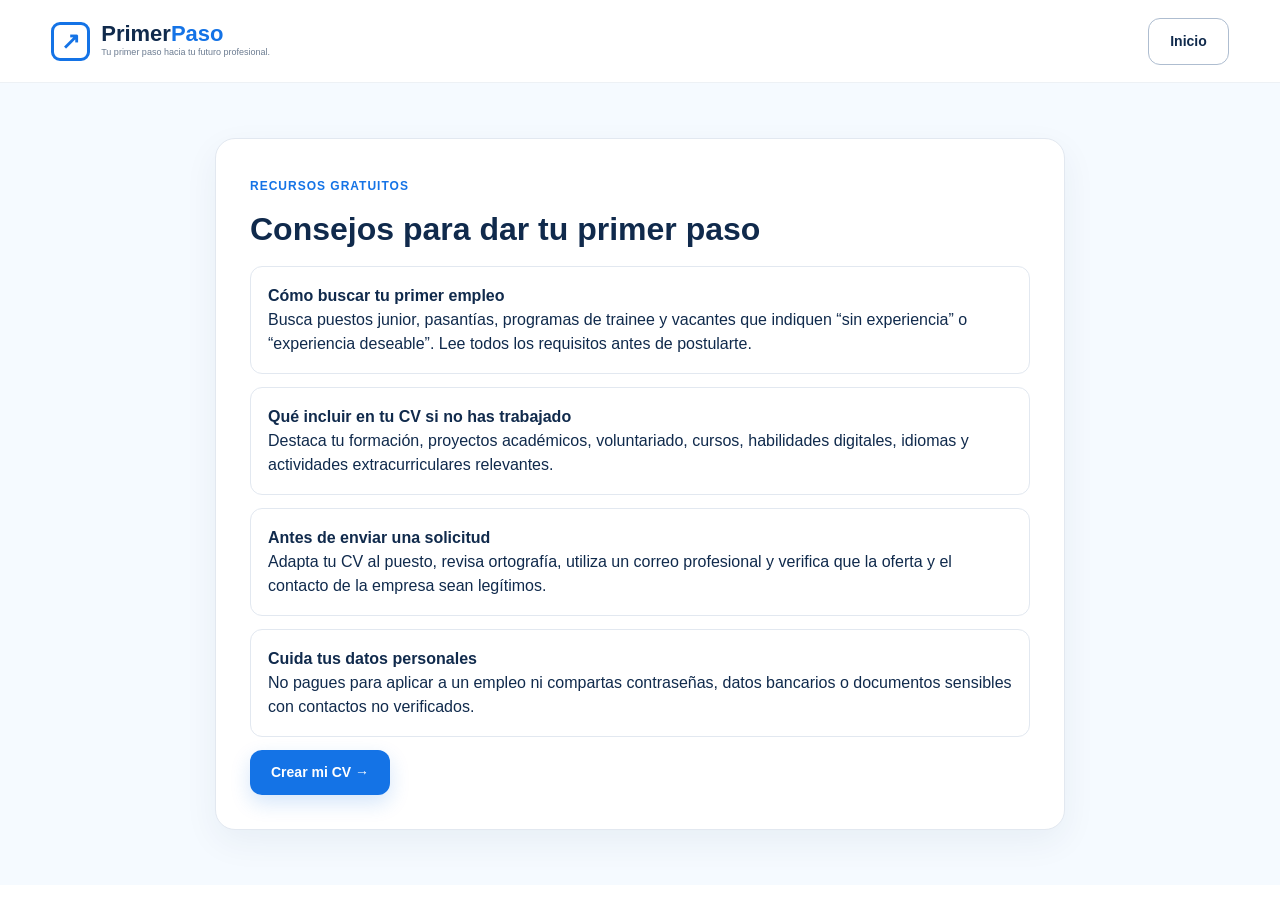
<file: recursos.html>
<!DOCTYPE html><html lang="es"><head><meta charset="UTF-8"><meta name="viewport" content="width=device-width, initial-scale=1"><title>Recursos | PrimerPaso</title><link rel="stylesheet" href="styles.css"><link rel="stylesheet" href="app.css"></head><body><header class="navbar"><div class="container nav-content"><a class="logo" href="index.html"><div class="logo-icon">↗</div><div class="logo-text"><span>Primer<span>Paso</span></span><small>Tu primer paso hacia tu futuro profesional.</small></div></a><a class="btn btn-outline" href="index.html">Inicio</a></div></header><main class="app-shell"><section class="app-panel"><span class="eyebrow">RECURSOS GRATUITOS</span><h1>Consejos para dar tu primer paso</h1><div class="question-card"><h3>Cómo buscar tu primer empleo</h3><p>Busca puestos junior, pasantías, programas de trainee y vacantes que indiquen “sin experiencia” o “experiencia deseable”. Lee todos los requisitos antes de postularte.</p></div><div class="question-card"><h3>Qué incluir en tu CV si no has trabajado</h3><p>Destaca tu formación, proyectos académicos, voluntariado, cursos, habilidades digitales, idiomas y actividades extracurriculares relevantes.</p></div><div class="question-card"><h3>Antes de enviar una solicitud</h3><p>Adapta tu CV al puesto, revisa ortografía, utiliza un correo profesional y verifica que la oferta y el contacto de la empresa sean legítimos.</p></div><div class="question-card"><h3>Cuida tus datos personales</h3><p>No pagues para aplicar a un empleo ni compartas contraseñas, datos bancarios o documentos sensibles con contactos no verificados.</p></div><a class="btn btn-primary" href="cv.html">Crear mi CV →</a></section></main></body></html>
</file>
<file: styles.css>
/* ==============================
   RESET
============================== */

* {
    margin: 0;
    padding: 0;
    box-sizing: border-box;
}

html {
    scroll-behavior: smooth;
}

body {
    font-family: "Inter", sans-serif;
    color: #102a4c;
    background: #ffffff;
    line-height: 1.5;
}

a {
    text-decoration: none;
    color: inherit;
}

button,
input {
    font-family: inherit;
}


/* ==============================
   VARIABLES
============================== */

:root {

    --primary: #1473e6;
    --primary-dark: #0e55ae;

    --navy: #102a4c;

    --text: #102a4c;
    --muted: #63728a;

    --light-blue: #eef7ff;
    --border: #e2e8f0;

    --white: #ffffff;

    --purple-light: #f3efff;
    --green-light: #eafaf3;
    --orange-light: #fff3e6;
    --blue-light: #ebf4ff;

}


/* ==============================
   CONTAINER
============================== */

.container {
    width: min(1180px, 92%);
    margin: auto;
}


/* ==============================
   BUTTONS
============================== */

.btn {
    display: inline-flex;
    align-items: center;
    justify-content: center;

    padding: 12px 21px;

    border-radius: 12px;

    font-size: 14px;
    font-weight: 600;

    transition: 0.25s;
}

.btn-primary {
    background: var(--primary);
    color: white;

    box-shadow: 0 8px 20px rgba(20, 115, 230, 0.18);
}

.btn-primary:hover {
    background: var(--primary-dark);
    transform: translateY(-2px);
}

.btn-outline {
    border: 1px solid #aebdd0;
    background: white;
}

.btn-outline:hover {
    border-color: var(--primary);
    color: var(--primary);
}


/* ==============================
   NAVBAR
============================== */

.navbar {
    background: white;

    position: sticky;
    top: 0;
    z-index: 1000;

    border-bottom: 1px solid #edf1f5;
}

.nav-content {
    height: 82px;

    display: flex;
    align-items: center;
    justify-content: space-between;

    gap: 30px;
}


/* LOGO */

.logo {
    display: flex;
    align-items: center;
    gap: 11px;
}

.logo-icon {
    width: 39px;
    height: 39px;

    border: 3px solid var(--primary);

    border-radius: 9px;

    display: flex;
    align-items: center;
    justify-content: center;

    color: var(--primary);

    font-size: 23px;
    font-weight: 800;
}

.logo-text {
    display: flex;
    flex-direction: column;
}

.logo-text > span {
    font-size: 22px;
    font-weight: 800;
    line-height: 1.1;
}

.logo-text > span span {
    color: var(--primary);
}

.logo-text small {
    color: #6c7c91;
    font-size: 9px;
}


/* NAV LINKS */

.nav-links {
    display: flex;
    align-items: center;
    gap: 28px;
}

.nav-links a {
    color: #223957;
    font-size: 14px;
    font-weight: 500;

    padding: 28px 0 25px;

    position: relative;
}

.nav-links a.active {
    color: var(--primary);
}

.nav-links a.active::after {
    content: "";

    position: absolute;

    bottom: 17px;
    left: 0;
    right: 0;

    height: 2px;

    background: var(--primary);
}


/* NAV BUTTONS */

.nav-buttons {
    display: flex;
    gap: 10px;
}


/* ==============================
   HERO
============================== */

.hero {
    background:
        radial-gradient(
            circle at 80% 30%,
            #f3f8ff,
            transparent 35%
        );

    padding: 65px 0 55px;

    overflow: hidden;
}

.hero-content {

    min-height: 510px;

    display: grid;

    grid-template-columns: 1.05fr 0.95fr;

    align-items: center;

    gap: 50px;
}


/* HERO TEXT */

.hero-badge {
    display: inline-flex;

    padding: 7px 13px;

    background: #edf6ff;
    border-radius: 30px;

    color: var(--primary);

    font-size: 12px;
    font-weight: 600;

    margin-bottom: 18px;
}

.hero-text h1 {
    font-size: clamp(44px, 5vw, 67px);

    line-height: 1.04;

    letter-spacing: -2.5px;

    color: var(--navy);

    margin-bottom: 20px;
}

.hero-text h1 span {
    display: block;
    color: var(--primary);
}

.hero-description {
    max-width: 520px;

    font-size: 17px;

    color: #53657c;

    margin-bottom: 30px;
}


/* SEARCH */

.search-box {
    max-width: 690px;

    display: flex;
    align-items: center;

    border: 1px solid #dce4ed;

    border-radius: 17px;

    background: white;

    padding: 7px 7px 7px 18px;

    box-shadow:
        0 15px 30px rgba(26, 63, 100, 0.08);
}

.search-field {
    flex: 1;

    display: flex;
    align-items: center;

    gap: 9px;
}

.search-field input {
    border: none;
    outline: none;

    width: 100%;

    color: var(--navy);

    font-size: 13px;
}

.search-field input::placeholder {
    color: #8694a6;
}

.search-icon,
.location-icon {
    font-size: 21px;
    color: #57718e;
}

.search-divider {
    width: 1px;
    height: 32px;

    background: #e5eaf0;

    margin: 0 16px;
}

.search-button {
    border: none;

    background: var(--primary);
    color: white;

    border-radius: 12px;

    padding: 15px 24px;

    font-weight: 600;

    cursor: pointer;

    transition: 0.2s;
}

.search-button:hover {
    background: var(--primary-dark);
}


/* HERO FEATURES */

.hero-features {
    margin-top: 35px;

    display: grid;

    grid-template-columns: repeat(4, 1fr);

    gap: 20px;
}

.hero-feature {
    display: flex;

    gap: 9px;

    align-items: center;
}

.hero-feature > span {
    font-size: 22px;
    color: var(--primary);
}

.hero-feature p {
    font-size: 11px;
    line-height: 1.4;
    color: #607089;
}


/* ==============================
   HERO ILLUSTRATION
============================== */

.hero-image {
    position: relative;

    min-height: 480px;

    display: flex;

    align-items: center;
    justify-content: center;
}

.hero-circle {
    position: absolute;

    width: 380px;
    height: 380px;

    border-radius: 50%;

    background:
        linear-gradient(
            135deg,
            #edf6ff,
            #d9ebff
        );
}


/* PERSON */

.person-card {
    position: relative;

    width: 230px;
    height: 360px;

    z-index: 2;
}

.person-head {
    width: 115px;
    height: 115px;

    border-radius: 45%;

    background: #f6a76c;

    position: absolute;

    top: 22px;
    left: 55px;

    box-shadow: inset 0 -5px rgba(0, 0, 0, 0.04);
}

.person-head::before {
    content: "";

    position: absolute;

    width: 125px;
    height: 80px;

    background: #142d4c;

    border-radius: 60px 60px 25px 25px;

    top: -25px;
    left: -5px;
}


/* BODY */

.person-body {
    position: absolute;

    top: 115px;
    left: 15px;

    width: 200px;
    height: 250px;

    background: #15365c;

    border-radius: 65px 65px 25px 25px;
}


/* ARMS */

.person-arm {
    position: absolute;

    width: 55px;
    height: 150px;

    background: #15365c;

    border-radius: 40px;
}

.person-arm.left {
    left: -26px;
    top: 35px;

    transform: rotate(17deg);
}

.person-arm.right {
    right: -26px;
    top: 35px;

    transform: rotate(-17deg);
}


/* BACKPACK */

.backpack {
    position: absolute;

    left: 67px;
    top: 20px;

    width: 70px;
    height: 90px;

    border: 6px solid #24486e;

    border-radius: 15px;
}


/* FLOATING NOTE */

.floating-note {
    position: absolute;

    right: 10px;
    top: 95px;

    color: var(--primary-dark);

    font-size: 18px;

    font-weight: 700;

    line-height: 1.35;

    transform: rotate(-5deg);

    text-align: center;
}


/* ==============================
   TOOLS SECTION
============================== */

.tools-section {
    background: #f5faff;

    padding: 70px 0;
}

.tools-content {

    display: grid;

    grid-template-columns: 0.8fr 1.9fr;

    gap: 45px;

    align-items: center;
}

.tools-intro h2 {
    font-size: 36px;

    line-height: 1.1;

    color: var(--navy);

    margin-bottom: 17px;
}

.tools-intro p {
    color: #64748a;

    font-size: 14px;

    max-width: 315px;

    margin-bottom: 24px;
}


/* TOOLS GRID */

.tools-grid {

    display: grid;

    grid-template-columns: repeat(4, 1fr);

    gap: 16px;
}

.tool-card {

    min-height: 220px;

    padding: 20px;

    border-radius: 13px;

    border: 1px solid transparent;

    position: relative;

    transition: 0.25s;
}

.tool-card:hover {
    transform: translateY(-5px);
    box-shadow: 0 12px 25px rgba(30, 70, 110, 0.08);
}

.tool-card.purple {
    background: var(--purple-light);
    border-color: #dfd7ff;
}

.tool-card.green {
    background: var(--green-light);
    border-color: #ccefe0;
}

.tool-card.orange {
    background: var(--orange-light);
    border-color: #f7ddc3;
}

.tool-card.blue {
    background: var(--blue-light);
    border-color: #d1e4fc;
}

.tool-icon {
    width: 46px;
    height: 46px;

    background: rgba(255, 255, 255, 0.7);

    border-radius: 12px;

    display: flex;
    align-items: center;
    justify-content: center;

    font-size: 22px;

    margin-bottom: 22px;
}

.tool-card h3 {
    font-size: 14px;

    line-height: 1.3;

    margin-bottom: 8px;
}

.tool-card p {
    font-size: 11px;

    color: #607089;

    line-height: 1.45;
}

.tool-card a {
    position: absolute;

    bottom: 18px;
    right: 20px;

    color: var(--primary);

    font-size: 21px;

    font-weight: 700;
}


/* ==============================
   JOBS
============================== */

.jobs-section {
    padding: 75px 0;
    background: white;
}

.section-header {
    display: flex;

    justify-content: space-between;

    align-items: flex-end;

    margin-bottom: 28px;
}

.section-header h2 {
    font-size: 33px;

    margin-bottom: 7px;

    color: var(--navy);
}

.section-header p {
    font-size: 14px;
    color: #697990;
}

.view-all {
    color: var(--primary);

    font-size: 13px;

    font-weight: 600;
}


/* JOBS GRID */

.jobs-grid {

    display: grid;

    grid-template-columns: repeat(4, 1fr);

    gap: 18px;
}


/* JOB CARD */

.job-card {

    border: 1px solid var(--border);

    border-radius: 14px;

    padding: 18px;

    background: white;

    box-shadow: 0 5px 18px rgba(20, 50, 80, 0.04);

    transition: 0.25s;
}

.job-card:hover {
    transform: translateY(-4px);

    box-shadow: 0 15px 30px rgba(20, 50, 80, 0.09);
}

.job-icon {
    width: 44px;
    height: 44px;

    border-radius: 50%;

    display: flex;

    align-items: center;
    justify-content: center;

    font-size: 19px;

    margin-bottom: 16px;
}

.purple-icon {
    background: #eee7ff;
}

.blue-icon {
    background: #e7f2ff;
}

.green-icon {
    background: #def8eb;
}

.orange-icon {
    background: #fff0df;
}

.job-card h3 {
    color: var(--navy);

    font-size: 15px;

    margin-bottom: 3px;
}

.company {
    font-size: 12px;

    color: #738196;

    margin-bottom: 15px;
}


/* TAGS */

.tags {
    display: flex;

    gap: 5px;

    flex-wrap: wrap;

    margin-bottom: 17px;
}

.tag {
    padding: 4px 8px;

    border-radius: 20px;

    background: #f2f5f8;

    color: #607089;

    font-size: 9px;

    font-weight: 500;
}

.green-tag {
    background: #dcf7e8;
    color: #25814e;
}


/* JOB INFO */

.job-info {
    color: #65758a;

    font-size: 11px;

    margin-bottom: 7px;
}

.salary {
    display: block;

    font-size: 14px;

    color: var(--navy);

    margin-bottom: 17px;
}


/* APPLY */

.apply-button {

    width: 100%;

    padding: 10px;

    border: none;

    border-radius: 8px;

    background: var(--primary);

    color: white;

    font-weight: 600;

    font-size: 12px;

    cursor: pointer;

    transition: 0.2s;
}

.apply-button:hover {
    background: var(--primary-dark);
}


/* ==============================
   CTA
============================== */

.cta-section {
    padding: 0 0 70px;
}

.cta-card {

    min-height: 220px;

    border-radius: 16px;

    background: #eef7ff;

    display: flex;

    align-items: center;

    padding: 35px 45px;

    position: relative;

    overflow: hidden;
}

.stairs {
    width: 260px;
    height: 160px;

    position: relative;
}

.step {
    position: absolute;

    background: #7fb2ed;

    border-radius: 4px;
}

.step-1 {
    width: 80px;
    height: 28px;
    bottom: 10px;
    left: 20px;
}

.step-2 {
    width: 75px;
    height: 28px;
    bottom: 38px;
    left: 50px;
}

.step-3 {
    width: 70px;
    height: 28px;
    bottom: 66px;
    left: 80px;
}

.step-4 {
    width: 65px;
    height: 28px;
    bottom: 94px;
    left: 110px;
}

.flag {
    position: absolute;

    left: 170px;
    top: 25px;

    color: var(--primary);

    font-size: 38px;
}

.cta-text h2 {
    font-size: 27px;

    line-height: 1.25;

    margin-bottom: 10px;
}

.cta-text p {
    color: #60718a;

    font-size: 13px;

    margin-bottom: 20px;
}

.cta-message {

    margin-left: auto;

    color: var(--primary);

    font-weight: 800;

    font-size: 19px;

    line-height: 1.45;

    text-align: center;

    transform: rotate(-4deg);
}


/* ==============================
   FOOTER
============================== */

.footer {
    background: #102b49;

    color: white;

    padding: 35px 0 20px;
}

.footer-top {

    display: flex;

    align-items: center;

    justify-content: space-between;

    gap: 30px;

    padding-bottom: 28px;

    border-bottom: 1px solid rgba(255,255,255,0.12);
}

.footer-brand {
    display: flex;
    align-items: center;

    gap: 10px;
}

.footer-brand .logo-icon {
    border-color: white;
    color: white;
}

.footer-brand .logo-text > span {
    color: white;
}

.footer-brand .logo-text > span span {
    color: #75b4ff;
}

.footer-brand small {
    color: #a9bbce;
}


.footer-links {

    display: flex;

    gap: 25px;

    font-size: 12px;

    color: #d9e3ef;
}

.footer-links a:hover {
    color: #75b4ff;
}


.social-links {

    display: flex;

    gap: 11px;
}

.social-links a {

    width: 34px;
    height: 34px;

    display: flex;

    align-items: center;
    justify-content: center;

    border: 1px solid rgba(255,255,255,0.25);

    border-radius: 50%;

    font-weight: 700;
}

.footer-bottom {

    padding-top: 18px;

    display: flex;

    justify-content: space-between;

    font-size: 10px;

    color: #9fb1c4;
}

.footer-bottom div {

    display: flex;

    gap: 10px;
}

.footer-bottom a:hover {
    color: white;
}


/* ==============================
   RESPONSIVE
============================== */

@media (max-width: 1050px) {

    .nav-links {
        gap: 16px;
    }

    .hero-content {
        grid-template-columns: 1fr 0.8fr;
    }

    .hero-features {
        grid-template-columns: repeat(2, 1fr);
    }

    .tools-content {
        grid-template-columns: 1fr;
    }

    .tools-grid {
        grid-template-columns: repeat(2, 1fr);
    }

    .jobs-grid {
        grid-template-columns: repeat(2, 1fr);
    }
}


@media (max-width: 800px) {

    .nav-links {
        display: none;
    }

    .nav-buttons .btn-outline {
        display: none;
    }

    .hero {
        padding-top: 45px;
    }

    .hero-content {
        grid-template-columns: 1fr;
    }

    .hero-image {
        display: none;
    }

    .hero-text h1 {
        font-size: 50px;
    }

    .search-box {
        flex-direction: column;

        align-items: stretch;

        gap: 10px;

        padding: 12px;
    }

    .search-divider {
        display: none;
    }

    .search-button {
        width: 100%;
    }

    .hero-features {
        grid-template-columns: 1fr 1fr;
    }

    .cta-card {
        flex-direction: column;

        align-items: flex-start;

        gap: 10px;
    }

    .stairs {
        display: none;
    }

    .cta-message {
        display: none;
    }

    .footer-top {
        flex-direction: column;

        align-items: flex-start;
    }

    .footer-bottom {
        flex-direction: column;

        gap: 15px;
    }
}


@media (max-width: 550px) {

    .nav-content {
        height: 70px;
    }

    .logo-text small {
        display: none;
    }

    .logo-text > span {
        font-size: 19px;
    }

    .hero-text h1 {
        font-size: 41px;

        letter-spacing: -1.5px;
    }

    .hero-description {
        font-size: 15px;
    }

    .hero-features {
        grid-template-columns: 1fr;
    }

    .tools-grid {
        grid-template-columns: 1fr;
    }

    .jobs-grid {
        grid-template-columns: 1fr;
    }

    .section-header {
        align-items: flex-start;

        flex-direction: column;

        gap: 10px;
    }

    .section-header h2 {
        font-size: 28px;
    }

    .cta-card {
        padding: 28px;
    }

    .cta-text h2 {
        font-size: 22px;
    }

    .footer-links {
        flex-wrap: wrap;
    }

    .footer-bottom div {
        flex-wrap: wrap;
    }
}
</file>
<file: app.css>
.app-shell{min-height:75vh;background:#f5faff;padding:55px 16px;display:flex;justify-content:center;align-items:flex-start}
.app-panel{width:min(850px,100%);background:#fff;border:1px solid #e2e8f0;border-radius:20px;padding:34px;box-shadow:0 12px 35px rgba(20,50,80,.06)}
.auth-panel{max-width:510px}.eyebrow{color:#1473e6;font-size:12px;font-weight:800;letter-spacing:1px}
.app-panel h1{font-size:32px;color:#102a4c;margin:8px 0}.app-panel>p{color:#63728a;margin-bottom:20px}
.field{display:grid;gap:7px;margin:16px 0}.field label{font-size:13px;font-weight:700;color:#223957}
.field input,.field textarea,.field select{width:100%;border:1px solid #dce4ed;border-radius:10px;padding:12px;font:inherit;color:#102a4c;background:#fff}
.field textarea{min-height:100px;resize:vertical}.full{width:100%;border:0;cursor:pointer;margin-top:10px}
.notice{padding:12px 14px;border-radius:10px;background:#fff7e8;color:#79551b;font-size:12px;margin:18px 0}
.form-message{min-height:22px;color:#1473e6;font-size:13px;margin-top:12px}
.switch-auth{text-align:center;margin-top:20px;color:#63728a;font-size:13px}.text-button{border:0;background:none;color:#1473e6;font:inherit;font-weight:700;cursor:pointer}
.app-nav{display:flex;gap:10px;flex-wrap:wrap;margin:20px 0}.app-nav a{padding:9px 13px;border:1px solid #dce4ed;border-radius:10px;color:#1473e6;font-size:13px;font-weight:700}
.progress{height:8px;background:#e9f0f8;border-radius:20px;overflow:hidden;margin:18px 0 25px}.progress span{display:block;height:100%;background:#1473e6;transition:width .2s}
.step-indicator{font-size:12px;color:#63728a;font-weight:700}.cv-actions{display:flex;gap:10px;flex-wrap:wrap;margin-top:20px}.cv-actions button{cursor:pointer}
.cv-preview{border:1px solid #dce4ed;border-radius:12px;padding:25px;margin-top:22px;color:#263b55}.cv-preview h2{color:#1473e6;border-bottom:2px solid #1473e6;padding-bottom:8px}.cv-preview h3{margin:18px 0 5px}.cv-preview p{white-space:pre-wrap}
.question-card{padding:17px;border:1px solid #e2e8f0;border-radius:12px;margin:13px 0}.question-card h3{font-size:16px;color:#102a4c}.answer{background:#f3f8ff;border-left:3px solid #1473e6;padding:12px;margin-top:10px;font-size:13px;color:#53657c}
.job-contact{background:#f3f8ff;border-radius:10px;padding:13px;font-size:13px;color:#53657c;margin-top:12px}
@media(max-width:650px){.app-panel{padding:22px}.app-panel h1{font-size:26px}.app-shell{padding:28px 12px}}
</file>
<file: empleos.css>
/* empleos.css */

:root {
    --jobs-bg: #f7fbff;
    --jobs-card: #ffffff;
    --jobs-border: #e1e8f0;
    --jobs-muted: #687990;
    --jobs-soft-blue: #edf6ff;
    --jobs-shadow: 0 12px 30px rgba(22, 63, 103, 0.07);
}

.sr-only {
    position: absolute;
    width: 1px;
    height: 1px;
    padding: 0;
    margin: -1px;
    overflow: hidden;
    clip: rect(0, 0, 0, 0);
    white-space: nowrap;
    border: 0;
}

/* HERO */

.jobs-hero {
    padding: 62px 0 45px;
    background:
        radial-gradient(circle at 10% 20%, rgba(20, 115, 230, 0.09), transparent 26%),
        radial-gradient(circle at 88% 20%, rgba(117, 180, 255, 0.11), transparent 28%),
        var(--jobs-bg);
}

.jobs-hero-content {
    display: grid;
    gap: 28px;
}

.jobs-hero-copy {
    max-width: 780px;
}

.jobs-eyebrow,
.results-kicker,
.filters-kicker {
    display: inline-flex;
    align-items: center;
    gap: 6px;
    color: var(--primary);
    font-size: 12px;
    font-weight: 700;
    letter-spacing: 0.02em;
}

.jobs-eyebrow {
    padding: 7px 12px;
    background: var(--jobs-soft-blue);
    border-radius: 999px;
    margin-bottom: 16px;
}

.jobs-hero-copy h1 {
    color: var(--navy);
    font-size: clamp(42px, 5vw, 60px);
    line-height: 1.06;
    letter-spacing: -2px;
    margin-bottom: 15px;
}

.jobs-hero-copy h1 span {
    display: block;
    color: var(--primary);
}

.jobs-hero-copy p {
    color: #607089;
    max-width: 700px;
    font-size: 17px;
}

/* SEARCH */

.jobs-search {
    width: min(900px, 100%);
    display: flex;
    align-items: center;
    gap: 0;
    padding: 7px 7px 7px 18px;
    background: #fff;
    border: 1px solid #dce4ed;
    border-radius: 17px;
    box-shadow: 0 16px 36px rgba(26, 63, 100, 0.09);
}

.jobs-search-field {
    min-width: 0;
    flex: 1;
    display: flex;
    align-items: center;
    gap: 9px;
}

.jobs-search-field > span {
    color: #57718e;
    font-size: 21px;
    line-height: 1;
}

.jobs-search-field input {
    min-width: 0;
    width: 100%;
    border: none;
    outline: none;
    background: transparent;
    color: var(--navy);
    font-size: 13px;
}

.jobs-search-field input::placeholder {
    color: #8997a9;
}

.jobs-search-divider {
    width: 1px;
    height: 32px;
    flex: 0 0 1px;
    background: #e5eaf0;
    margin: 0 16px;
}

.jobs-search-button {
    flex: 0 0 auto;
}

/* EXPLORER */

.jobs-explorer {
    padding: 42px 0 80px;
    background: #fff;
}

.explorer-layout {
    display: grid;
    grid-template-columns: 245px minmax(0, 1fr);
    gap: 28px;
    align-items: start;
}

/* FILTERS */

.filters-card {
    position: sticky;
    top: 104px;
    padding: 21px;
    border: 1px solid var(--jobs-border);
    border-radius: 16px;
    background: var(--jobs-card);
    box-shadow: 0 7px 22px rgba(20, 50, 80, 0.045);
}

.filters-heading {
    display: flex;
    align-items: flex-start;
    justify-content: space-between;
    gap: 12px;
    padding-bottom: 18px;
    border-bottom: 1px solid #edf1f5;
}

.filters-heading h2 {
    color: var(--navy);
    font-size: 19px;
    margin-top: 3px;
}

.filters-icon {
    width: 35px;
    height: 35px;
    display: flex;
    align-items: center;
    justify-content: center;
    border-radius: 10px;
    background: var(--jobs-soft-blue);
    color: var(--primary);
    font-size: 16px;
}

.filter-group {
    padding: 19px 0;
    border-bottom: 1px solid #edf1f5;
}

.filter-group:last-of-type {
    border-bottom: none;
    padding-bottom: 14px;
}

.filter-group h3 {
    color: var(--navy);
    font-size: 12px;
    margin-bottom: 11px;
}

.checkbox-option {
    display: flex;
    align-items: center;
    gap: 9px;
    padding: 5px 0;
    cursor: pointer;
    color: #607089;
    font-size: 11px;
}

.checkbox-option input {
    width: 15px;
    height: 15px;
    margin: 0;
    accent-color: var(--primary);
    cursor: pointer;
}

.checkbox-option:hover span {
    color: var(--primary);
}

.clear-filters {
    width: 100%;
    padding: 10px 12px;
    border: 1px solid #cdd9e6;
    border-radius: 9px;
    background: white;
    color: #49637d;
    font-size: 11px;
    font-weight: 700;
    cursor: pointer;
    transition: 0.2s;
}

.clear-filters:hover {
    border-color: var(--primary);
    color: var(--primary);
    transform: translateY(-1px);
}

/* RESULTS */

.results-area {
    min-width: 0;
}

.results-toolbar {
    display: flex;
    align-items: flex-end;
    justify-content: space-between;
    gap: 20px;
    margin-bottom: 14px;
}

.results-toolbar h2 {
    color: var(--navy);
    font-size: 25px;
    margin-top: 4px;
}

.sort-control {
    display: flex;
    align-items: center;
    gap: 7px;
    color: #728197;
    font-size: 11px;
    white-space: nowrap;
}

.sort-control select {
    padding: 9px 11px;
    border: 1px solid #d8e1ea;
    border-radius: 9px;
    background: white;
    color: var(--navy);
    font-family: inherit;
    font-size: 11px;
    font-weight: 600;
    outline: none;
    cursor: pointer;
}

.sort-control select:focus {
    border-color: var(--primary);
    box-shadow: 0 0 0 3px rgba(20, 115, 230, 0.08);
}

.active-filters {
    display: flex;
    flex-wrap: wrap;
    gap: 6px;
    min-height: 0;
    margin-bottom: 17px;
}

.active-filter {
    display: inline-flex;
    align-items: center;
    gap: 5px;
    padding: 5px 8px;
    border-radius: 999px;
    background: var(--jobs-soft-blue);
    color: var(--primary-dark);
    font-size: 10px;
    font-weight: 700;
}

.active-filter button {
    border: none;
    padding: 0;
    background: transparent;
    color: inherit;
    font-size: 13px;
    line-height: 1;
    cursor: pointer;
}

/* JOB CARDS */

.jobs-list {
    display: grid;
    gap: 14px;
}

.explore-job-card {
    display: grid;
    grid-template-columns: 48px minmax(0, 1fr) auto;
    gap: 16px;
    padding: 18px;
    border: 1px solid var(--jobs-border);
    border-radius: 14px;
    background: #fff;
    box-shadow: 0 5px 18px rgba(20, 50, 80, 0.035);
    transition: 0.24s;
}

.explore-job-card:hover {
    transform: translateY(-2px);
    border-color: #cfdcea;
    box-shadow: var(--jobs-shadow);
}

.company-logo {
    width: 48px;
    height: 48px;
    display: flex;
    align-items: center;
    justify-content: center;
    border-radius: 13px;
    font-size: 22px;
    background: var(--jobs-soft-blue);
}

.job-card-main {
    min-width: 0;
}

.job-title-row {
    display: flex;
    align-items: flex-start;
    justify-content: space-between;
    gap: 10px;
}

.job-title-row h3 {
    color: var(--navy);
    font-size: 17px;
    line-height: 1.25;
    margin-bottom: 3px;
}

.company-name {
    color: #748398;
    font-size: 11px;
    margin-bottom: 9px;
}

.job-description {
    color: #5f7087;
    font-size: 11px;
    line-height: 1.5;
    max-width: 680px;
    margin-bottom: 11px;
}

.job-meta {
    display: flex;
    flex-wrap: wrap;
    gap: 7px 13px;
    color: #66778d;
    font-size: 10px;
    margin-bottom: 10px;
}

.job-meta span {
    display: inline-flex;
    align-items: center;
    gap: 4px;
}

.explore-tags {
    display: flex;
    flex-wrap: wrap;
    gap: 5px;
}

.explore-tag {
    padding: 4px 8px;
    border-radius: 999px;
    background: #f2f5f8;
    color: #607089;
    font-size: 9px;
    font-weight: 600;
}

.explore-tag.green {
    background: #dcf7e8;
    color: #25814e;
}

.card-actions {
    display: flex;
    flex-direction: column;
    justify-content: space-between;
    align-items: flex-end;
    min-width: 130px;
}

.save-button {
    width: 34px;
    height: 34px;
    display: flex;
    align-items: center;
    justify-content: center;
    border: 1px solid #d8e1ea;
    border-radius: 10px;
    background: white;
    color: #718198;
    font-size: 18px;
    line-height: 1;
    cursor: pointer;
    transition: 0.2s;
}

.save-button:hover,
.save-button.saved {
    border-color: #9ec7f6;
    background: #f0f7ff;
    color: var(--primary);
}

.salary-block {
    text-align: right;
    margin-bottom: 9px;
}

.salary-label {
    display: block;
    color: #8a97a8;
    font-size: 9px;
    margin-bottom: 1px;
}

.salary-value {
    display: block;
    color: var(--navy);
    font-size: 14px;
    font-weight: 800;
}

.job-date {
    color: #8996a8;
    font-size: 9px;
    margin-bottom: 10px;
}

.view-job-button {
    width: 100%;
    padding: 9px 10px;
    border: none;
    border-radius: 9px;
    background: var(--primary);
    color: white;
    font-size: 10px;
    font-weight: 700;
    cursor: pointer;
    transition: 0.2s;
}

.view-job-button:hover {
    background: var(--primary-dark);
    transform: translateY(-1px);
}

/* EMPTY STATE */

.empty-state {
    padding: 55px 20px;
    border: 1px dashed #cfdbe8;
    border-radius: 16px;
    text-align: center;
    background: #fbfdff;
}

.empty-state-icon {
    width: 50px;
    height: 50px;
    display: flex;
    align-items: center;
    justify-content: center;
    margin: 0 auto 13px;
    border-radius: 15px;
    background: var(--jobs-soft-blue);
    color: var(--primary);
    font-size: 24px;
}

.empty-state h3 {
    color: var(--navy);
    font-size: 17px;
    margin-bottom: 7px;
}

.empty-state p {
    color: #76859a;
    font-size: 12px;
    margin-bottom: 18px;
}

/* MODAL */

.job-modal[hidden] {
    display: none;
}

.job-modal {
    position: fixed;
    inset: 0;
    z-index: 2000;
    display: flex;
    align-items: center;
    justify-content: center;
    padding: 20px;
}

.job-modal-backdrop {
    position: absolute;
    inset: 0;
    background: rgba(11, 31, 52, 0.55);
    backdrop-filter: blur(3px);
}

.job-modal-dialog {
    position: relative;
    width: min(570px, 100%);
    max-height: 90vh;
    overflow: auto;
    padding: 28px;
    border-radius: 20px;
    background: white;
    box-shadow: 0 25px 70px rgba(8, 32, 56, 0.22);
}

.modal-close {
    position: absolute;
    top: 14px;
    right: 15px;
    width: 34px;
    height: 34px;
    border: none;
    border-radius: 10px;
    background: #f2f6fa;
    color: #607089;
    font-size: 22px;
    cursor: pointer;
}

.modal-job-icon {
    width: 54px;
    height: 54px;
    display: flex;
    align-items: center;
    justify-content: center;
    margin-bottom: 13px;
    border-radius: 14px;
    background: var(--jobs-soft-blue);
    font-size: 26px;
}

.modal-company {
    color: var(--primary);
    font-size: 11px;
    font-weight: 700;
}

.job-modal-dialog h2 {
    color: var(--navy);
    font-size: 27px;
    line-height: 1.15;
    margin: 5px 0 12px;
}

.modal-description {
    color: #62738a;
    font-size: 13px;
    line-height: 1.6;
    margin-bottom: 17px;
}

.modal-details {
    display: grid;
    grid-template-columns: repeat(2, 1fr);
    gap: 8px;
    margin-bottom: 14px;
}

.modal-detail {
    padding: 10px 11px;
    border-radius: 10px;
    background: #f7faff;
    color: #5e7188;
    font-size: 10px;
}

.modal-tags {
    display: flex;
    flex-wrap: wrap;
    gap: 6px;
    margin-bottom: 16px;
}

.modal-salary {
    color: var(--navy);
    font-size: 17px;
    font-weight: 800;
    margin-bottom: 20px;
}

.modal-actions {
    display: flex;
    gap: 9px;
}

.modal-actions .btn {
    flex: 1;
}

.modal-save.saved {
    border-color: #9ec7f6;
    color: var(--primary);
    background: #f0f7ff;
}

body.modal-open {
    overflow: hidden;
}

/* RESPONSIVE */

@media (max-width: 1000px) {
    .explorer-layout {
        grid-template-columns: 210px minmax(0, 1fr);
        gap: 20px;
    }

    .explore-job-card {
        grid-template-columns: 44px minmax(0, 1fr);
    }

    .card-actions {
        grid-column: 2;
        flex-direction: row;
        align-items: center;
        gap: 15px;
        min-width: 0;
    }

    .save-button {
        order: 2;
    }

    .salary-block,
    .job-date {
        text-align: left;
        margin: 0;
    }

    .view-job-button {
        width: auto;
        min-width: 120px;
    }
}

@media (max-width: 800px) {
    .jobs-hero {
        padding: 50px 0 35px;
    }

    .jobs-hero-copy h1 {
        font-size: 46px;
    }

    .jobs-search {
        flex-direction: column;
        align-items: stretch;
        gap: 10px;
        padding: 12px;
    }

    .jobs-search-divider {
        display: none;
    }

    .jobs-search-button {
        width: 100%;
    }

    .explorer-layout {
        grid-template-columns: 1fr;
    }

    .filters-card {
        position: static;
    }

    .results-toolbar {
        align-items: flex-start;
        flex-direction: column;
    }

    .sort-control {
        width: 100%;
        justify-content: space-between;
    }

    .sort-control select {
        flex: 1;
        max-width: 240px;
    }
}

@media (max-width: 550px) {
    .jobs-hero-copy h1 {
        font-size: 39px;
        letter-spacing: -1.4px;
    }

    .jobs-hero-copy p {
        font-size: 15px;
    }

    .explore-job-card {
        grid-template-columns: 42px minmax(0, 1fr);
        padding: 15px;
        gap: 12px;
    }

    .company-logo {
        width: 42px;
        height: 42px;
        font-size: 19px;
    }

    .job-title-row h3 {
        font-size: 15px;
    }

    .job-description {
        font-size: 10px;
    }

    .card-actions {
        grid-column: 1 / -1;
        align-items: flex-start;
        flex-wrap: wrap;
    }

    .modal-details {
        grid-template-columns: 1fr;
    }

    .modal-actions {
        flex-direction: column;
    }
}\n.category-select{width:100%;padding:10px;border:1px solid #dce4ed;border-radius:9px;background:#fff;color:#223957;font:inherit;font-size:12px}\n
</file>
